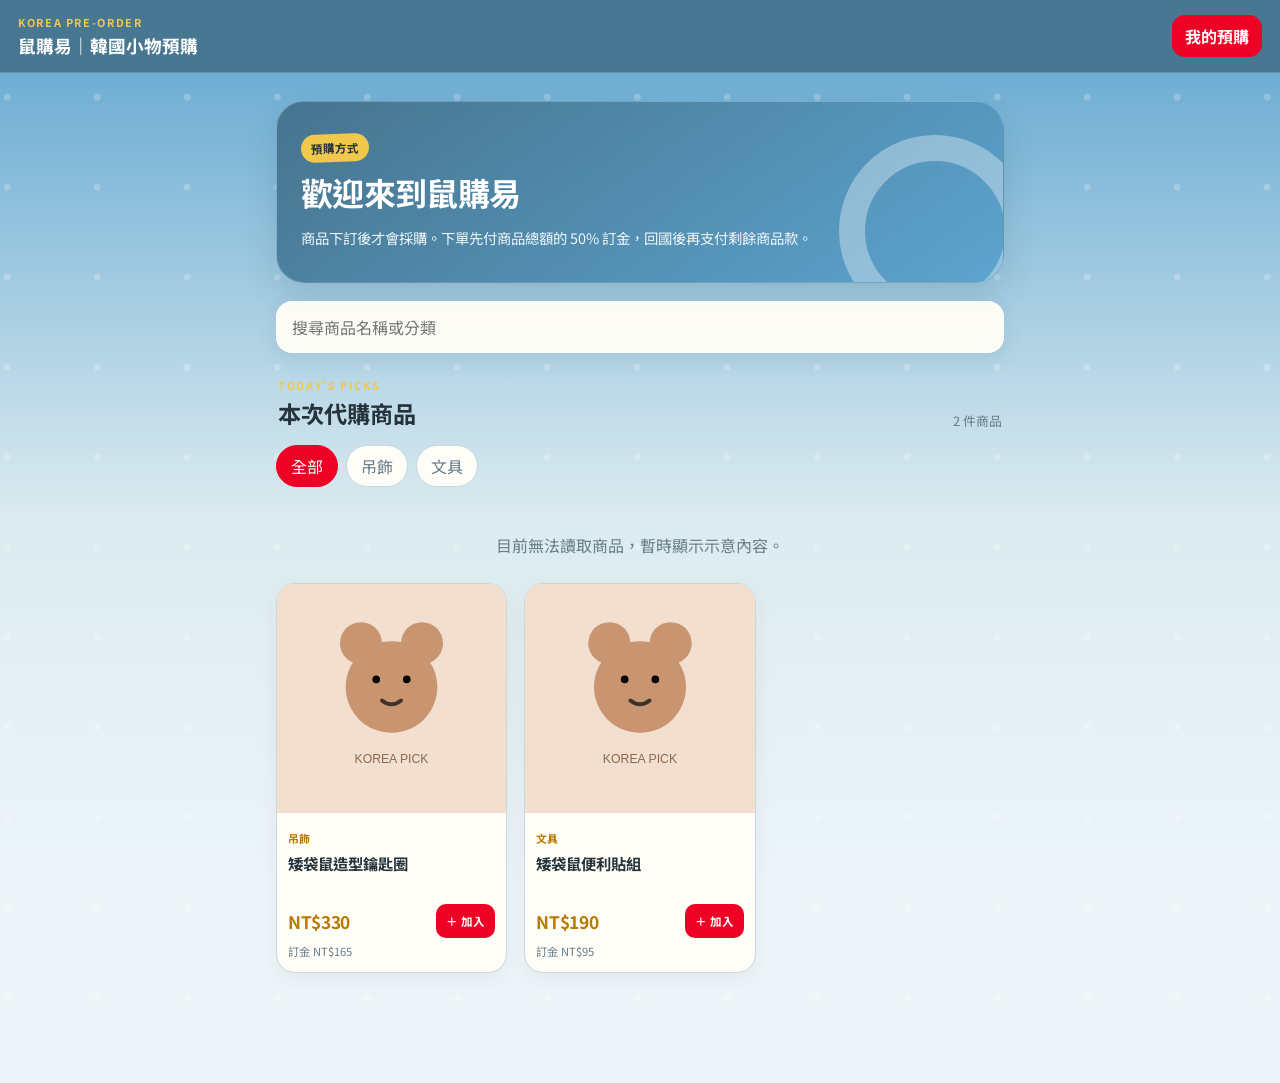
<file: index.html>
<!doctype html>
<html lang="zh-Hant">
  <head>
    <meta charset="UTF-8" />
    <meta name="viewport" content="width=device-width,initial-scale=1,viewport-fit=cover" />
    <meta name="theme-color" content="#f8eee3" />
    <title>鼠購易｜韓國小物預購</title>
    <link rel="preconnect" href="https://fonts.googleapis.com" />
    <link rel="preconnect" href="https://fonts.gstatic.com" crossorigin />
    <link href="https://fonts.googleapis.com/css2?family=Noto+Sans+TC:wght@400;500;600;700&display=swap" rel="stylesheet" />
    <link rel="stylesheet" href="style.css?v=20260801-submit-status" />
    <script src="https://static.line-scdn.net/liff/edge/2/sdk.js" defer></script>
    <script src="config.js?v=20260717-liff" defer></script>
    <script src="storefront.js?v=20260801-submit-status" defer></script>
  </head>
  <body>
    <header class="site-header">
      <div>
        <p class="eyebrow">KOREA PRE-ORDER</p>
        <h1 id="brandName">鼠購易</h1>
      </div>
      <button class="header-link" type="button" id="myOrdersButton">我的預購</button>
    </header>

    <main>
      <section class="catalog-section" id="catalogView">
        <section class="hero" aria-label="預購方式">
          <span class="hero-sticker">預購方式</span>
          <h2>歡迎來到鼠購易</h2>
          <p id="preorderNotice">商品下訂後才會採購。下單先付商品總額的 50% 訂金，回國後再支付剩餘商品款。</p>
        </section>

        <label class="catalog-search" for="catalogSearch">
          <input id="catalogSearch" type="search" maxlength="100" autocomplete="off" placeholder="搜尋商品名稱或分類" />
        </label>

        <div class="section-heading">
          <div>
            <p class="eyebrow">TODAY'S PICKS</p>
            <h2>本次代購商品</h2>
          </div>
          <span id="productCount">讀取中</span>
        </div>
        <div class="category-chips" id="categoryChips" aria-label="商品分類"></div>
        <div class="status-panel" id="catalogStatus">正在整理今天的可愛小物…</div>
        <div class="product-grid" id="productGrid"></div>
      </section>

      <section class="orders-view" id="ordersView" hidden>
        <div class="section-heading">
          <div>
            <p class="eyebrow">MY PRE-ORDERS</p>
            <h2>我的預購</h2>
          </div>
          <button class="text-button" type="button" id="backToCatalog">繼續選購</button>
        </div>
        <div class="status-panel" id="ordersStatus">正在讀取…</div>
        <div class="order-list" id="orderList"></div>
      </section>
    </main>

    <div class="cart-dock" id="cartDock" hidden>
      <button type="button" id="openCheckout">
        <span><b id="cartQty">0</b> 件商品</span>
        <span>訂金 <b id="cartDeposit">NT$0</b>　查看明細 →</span>
      </button>
    </div>

    <dialog class="product-dialog" id="productDialog">
      <form method="dialog">
        <button class="dialog-close" aria-label="關閉">×</button>
      </form>
      <div class="product-dialog-gallery">
        <img id="dialogImage" alt="" />
        <div class="product-dialog-thumbnails" id="dialogImageThumbnails" aria-label="商品照片"></div>
      </div>
      <div class="dialog-body">
        <span class="category-label" id="dialogCategory"></span>
        <h2 id="dialogName"></h2>
        <p class="twd-price" id="dialogTwd"></p>
        <p class="product-description" id="dialogDescription"></p>
        <label class="field" id="variantField">
          <span>款式</span>
          <select id="dialogVariant"></select>
        </label>
        <label class="field">
          <span>數量</span>
          <select id="dialogQty">
            <option value="1">1 件</option><option value="2">2 件</option>
            <option value="3">3 件</option><option value="4">4 件</option>
            <option value="5">5 件</option><option value="6">6 件</option>
          </select>
        </label>
        <button class="primary-button" type="button" id="addToCart">加入預購</button>
      </div>
    </dialog>

    <dialog class="checkout-dialog" id="checkoutDialog">
      <div class="checkout-header">
        <div><p class="eyebrow">CHECKOUT</p><h2>確認預購</h2></div>
        <form method="dialog"><button class="dialog-close" aria-label="關閉">×</button></form>
      </div>
      <form id="orderForm">
        <div class="checkout-items" id="checkoutItems"></div>
        <div class="money-card">
          <div><span>商品總額</span><strong id="estimatedTotal">NT$0</strong></div>
          <div class="deposit-row"><span id="depositRuleLabel">本次訂金（商品總額 50%）</span><strong id="depositTotal">NT$0</strong></div>
          <div><span>回國後剩餘商品款</span><strong id="balanceTotal">NT$0</strong></div>
          <small>商品款尚不含 iOPEN Mall 運費，運費將於回國後結帳時另計。</small>
        </div>

        <h3 class="form-title">聯絡資料</h3>
        <label class="field"><span>訂購人姓名 *</span><input id="customerName" required maxlength="30" autocomplete="name" /></label>
        <label class="field"><span>手機號碼 *</span><input id="phone" required maxlength="20" inputmode="tel" autocomplete="tel" /></label>
        <div class="order-first-note"><strong>送單後請查看 LINE 訊息</strong><p>若已加入鼠購易官方帳號，訂單成立後 BOT 會傳送訂單小卡；需要匯款時，請按小卡下方的「匯款資訊」，管理方才會提供帳戶。</p></div>
        <label class="field"><span>備註</span><textarea id="note" maxlength="300" rows="3" placeholder="其他想告訴我們的事"></textarea></label>

        <label class="agreement">
          <input type="checkbox" id="agreement" required />
          <span id="preorderAgreementText">我了解這是預購商品；下單先付商品總額的 50% 訂金。採購成功後取消訂單，訂金不予退還；若韓國現場缺貨，該商品訂金將退回。</span>
        </label>
        <button class="primary-button submit-button" id="submitOrder" type="submit">先送出預購訂單</button>
        <p class="order-submit-status" id="orderSubmitStatus" role="status" aria-live="polite" hidden></p>
      </form>
    </dialog>

    <dialog class="sale-closed-dialog" id="saleClosedDialog" aria-labelledby="saleClosedTitle">
      <div class="sale-closed-content">
        <span class="sale-closed-icon" aria-hidden="true">✓</span>
        <p class="eyebrow">PRE-ORDER CLOSED</p>
        <h2 id="saleClosedTitle">本次連線已結束</h2>
        <p id="saleClosedNotice">本次連線已結束，謝謝大家的支持！</p>
      </div>
    </dialog>

    <div class="toast" id="toast" role="status"></div>
  </body>
</html>
</file>
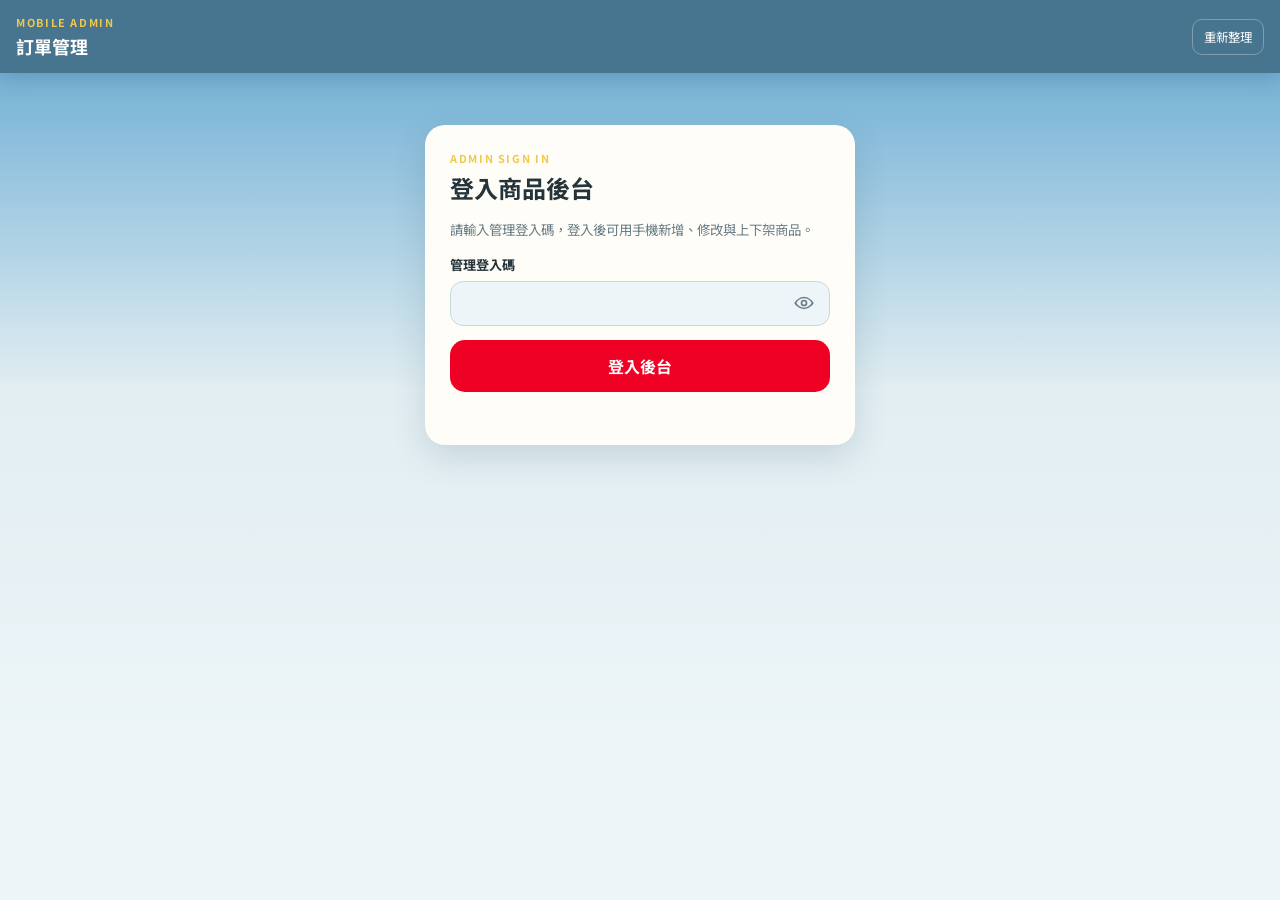
<file: admin.html>
<!doctype html>
<html lang="zh-Hant">
  <head>
    <meta charset="UTF-8" />
    <meta name="viewport" content="width=device-width,initial-scale=1,viewport-fit=cover" />
    <meta name="theme-color" content="#3d332d" />
    <title>鼠購易｜商品後台</title>
    <link rel="preconnect" href="https://fonts.googleapis.com" />
    <link rel="preconnect" href="https://fonts.gstatic.com" crossorigin />
    <link href="https://fonts.googleapis.com/css2?family=Noto+Sans+TC:wght@400;500;600;700&display=swap" rel="stylesheet" />
    <link rel="stylesheet" href="style.css?v=20260801-product-inventory" />
    <link rel="stylesheet" href="admin.css?v=20260802-category-sorting" />
    <script src="config.js?v=20260717-liff" defer></script>
    <script src="admin.js?v=20260802-category-sorting" defer></script>
  </head>
  <body class="admin-page">
    <header class="admin-header">
      <div><p class="eyebrow">MOBILE ADMIN</p><h1 id="adminPageTitle">訂單管理</h1></div>
      <button class="admin-refresh" type="button" id="refreshProducts">重新整理</button>
    </header>

    <main class="admin-main">
      <section class="admin-login-card" id="adminLoginCard">
        <p class="eyebrow">ADMIN SIGN IN</p>
        <h2>登入商品後台</h2>
        <p>請輸入管理登入碼，登入後可用手機新增、修改與上下架商品。</p>
        <form id="adminLoginForm">
          <div class="field">
            <label for="adminAccessCode">管理登入碼</label>
            <span class="password-input-wrap">
              <input id="adminAccessCode" type="password" inputmode="numeric" autocomplete="current-password" required />
              <button class="password-toggle" id="adminAccessCodeToggle" type="button" aria-label="顯示管理登入碼" aria-controls="adminAccessCode" aria-pressed="false">
                <svg aria-hidden="true" viewBox="0 0 24 24">
                  <path d="M2.5 12s3.5-6 9.5-6 9.5 6 9.5 6-3.5 6-9.5 6-9.5-6-9.5-6Z"></path>
                  <circle cx="12" cy="12" r="2.75"></circle>
                </svg>
              </button>
            </span>
          </div>
          <button class="primary-button" id="adminLoginButton" type="submit">登入後台</button>
        </form>
        <div class="login-feedback" id="adminLoginFeedback"></div>
      </section>

      <div id="adminWorkspace" hidden>
      <nav class="admin-page-tabs" aria-label="後台頁面">
        <button class="active" type="button" data-admin-page="orders">訂單管理</button>
        <button type="button" data-admin-page="products">商品管理</button>
        <button type="button" data-admin-page="settings">系統設定</button>
      </nav>

      <section class="admin-page-panel" id="adminOrdersPage">

      <section class="purchase-summary-card">
        <div class="purchase-summary-heading"><div><p class="eyebrow">PURCHASE TOTAL</p><h2>採買統計</h2></div><span>僅計入已收訂金訂單</span></div>
        <div class="purchase-total-grid">
          <div><strong id="orderCount">0</strong><span>總訂單數</span></div>
          <div><strong id="orderedItemCount">0</strong><span>商品總件數</span></div>
        </div>
        <div class="purchase-item-list" id="purchaseItemList"></div>
      </section>

      <section class="admin-orders-section">
        <div class="purchase-summary-heading"><div><p class="eyebrow">ORDER PACKING</p><h2>訂單與包貨</h2></div><span id="unshippedCount">0 筆待收訂金</span></div>
        <div class="order-admin-toolbar">
          <label class="admin-search">
            <span aria-hidden="true"><svg viewBox="0 0 24 24"><circle cx="11" cy="11" r="6.5"></circle><path d="m16 16 4 4"></path></svg></span>
            <input id="orderSearch" type="search" aria-label="搜尋訂單、姓名或電話" placeholder="訂單、姓名或電話" />
          </label>
          <select id="orderStatusFilter" aria-label="訂單狀態"><option value="active">進行中</option><option value="待收訂金">待收訂金</option><option value="待確認訂金">待確認訂金</option><option value="已收到訂金">已收到訂金</option><option value="已開設 iOPEN Mall 賣場">已開設 iOPEN Mall 賣場</option><option value="訂單已完成">訂單已完成</option><option class="status-cancel-option" value="已取消">已取消</option><option value="all">全部訂單</option></select>
        </div>
        <div class="admin-order-list" id="adminOrderList"></div>
      </section>
      </section>

      <section class="admin-page-panel" id="adminProductsPage" hidden>
      <section class="admin-intro">
        <div><strong id="activeCount">0</strong><span>上架中</span></div>
        <div><strong id="totalCount">0</strong><span>目前商品</span></div>
        <button class="primary-button" type="button" id="newProduct">＋ 新增商品</button>
      </section>

      <div class="admin-toolbar">
        <label class="admin-search">
          <span aria-hidden="true"><svg viewBox="0 0 24 24"><circle cx="11" cy="11" r="6.5"></circle><path d="m16 16 4 4"></path></svg></span>
          <input id="productSearch" type="search" aria-label="搜尋商品名稱或分類" placeholder="商品名稱或分類" />
        </label>
        <select id="statusFilter" aria-label="商品狀態"><option value="current">目前商品</option><option value="active">上架中</option><option value="inactive">已下架</option><option value="archived">已封存</option></select>
      </div>

      <div class="status-panel" id="adminStatus">正在確認管理員身分…</div>
      <section class="admin-product-list" id="adminProductList"></section>
      </section>

      <section class="admin-page-panel" id="adminSettingsPage" hidden>
        <form id="settingsForm" class="system-settings-form">
          <section class="settings-section">
            <div class="settings-section-heading"><p class="eyebrow">STOREFRONT</p><h2>前台顯示</h2></div>
            <label class="field"><span>前台預購說明</span><textarea id="adminPreorderNotice" rows="4" maxlength="300"></textarea></label>
            <label class="switch-field sale-closed-switch"><span>前台停賣</span><input id="saleClosed" type="checkbox" /><i></i></label>
            <label class="field"><span>停賣公告</span><textarea id="saleClosedNotice" rows="3" maxlength="300" placeholder="本次連線已結束，謝謝大家的支持！"></textarea></label>
            <button class="secondary-button" type="submit" formnovalidate data-settings-section="storefront">儲存前台顯示</button>
          </section>

          <section class="settings-section">
            <div class="settings-section-heading"><p class="eyebrow">CATEGORIES</p><h2>分類順序</h2></div>
            <p class="settings-note">使用箭頭調整前台分類順序。新分類會先放在最後，儲存後正式套用。</p>
            <div class="category-order-list" id="categoryOrderList"></div>
            <button class="secondary-button" type="submit" formnovalidate data-settings-section="categories">儲存分類順序</button>
          </section>

          <section class="settings-section">
            <div class="settings-section-heading"><p class="eyebrow">PRICING</p><h2>共用計價規則</h2></div>
            <p class="settings-note">只套用於新增商品，或重新修改商品的韓幣售價；不會重算既有商品與訂單。</p>
            <label class="field"><span>韓幣換算費率</span><input id="exchangeRate" type="number" min="0.000001" max="10" step="0.000001" inputmode="decimal" required /></label>
            <label class="field"><span>固定加價金額（NT$）</span><input id="fixedMarkupTwd" type="number" min="0" max="1000000" step="1" inputmode="numeric" required /></label>
            <p class="settings-formula">韓幣售價 × 費率 ＋ 固定金額 ＝ 台幣售價（四捨五入）</p>
            <button class="secondary-button" type="submit" formnovalidate data-settings-section="pricing">儲存計價規則</button>
          </section>

          <section class="settings-section">
            <div class="settings-section-heading"><p class="eyebrow">DEPOSIT</p><h2>訂金與付款規則</h2></div>
            <p class="settings-note warning">只套用於儲存後成立的新訂單；舊訂單維持成立時的規則。</p>
            <label class="field"><span>訂金比例（%）</span><input id="depositPercent" type="number" min="1" max="100" step="1" inputmode="numeric" required /></label>
            <label class="field"><span>訂金提醒起始時間（小時）</span><input id="paymentReminderHours" type="number" min="1" max="720" step="1" inputmode="numeric" required /></label>
            <label class="field"><span>顧客付款期限（小時）</span><input id="paymentDeadlineHours" type="number" min="2" max="720" step="1" inputmode="numeric" required /></label>
            <label class="field"><span>內部寬限時間（小時）</span><input id="paymentGraceHours" type="number" min="0" max="168" step="1" inputmode="numeric" required /></label>
            <p class="settings-formula" id="paymentRulePreview"></p>
            <button class="secondary-button" type="submit" formnovalidate data-settings-section="deposit">儲存訂金規則</button>
          </section>

          <section class="settings-section">
            <div class="settings-section-heading"><p class="eyebrow">IOPEN MALL</p><h2>iOPEN Mall</h2></div>
            <label class="field"><span>賣場網址</span><input id="iopenMallUrl" type="url" maxlength="500" /></label>
            <label class="field"><span>賣場付款期限（日）</span><input id="iopenMallPaymentDays" type="number" min="1" max="60" step="1" inputmode="numeric" required /></label>
            <p class="settings-note">到期前 1 日可由管理員手動提醒；逾期只在後台警示，不會自動取消或自動發送通知。</p>
            <button class="secondary-button" type="submit" formnovalidate data-settings-section="mall">儲存 iOPEN Mall 設定</button>
          </section>
        </form>

        <form id="passwordForm" class="settings-section password-settings-form">
          <div class="settings-section-heading"><p class="eyebrow">SECURITY</p><h2>後台登入碼</h2></div>
          <p class="settings-note warning">變更後，所有已登入裝置都會登出，需使用新登入碼重新登入。</p>
          <label class="field"><span>新管理登入碼</span><input id="newAdminAccessCode" type="password" minlength="6" maxlength="64" autocomplete="new-password" required /></label>
          <label class="field"><span>再次輸入新登入碼</span><input id="confirmAdminAccessCode" type="password" minlength="6" maxlength="64" autocomplete="new-password" required /></label>
          <button class="secondary-button" type="submit">變更後台登入碼</button>
        </form>

        <section class="admin-export-card" aria-labelledby="adminExportTitle">
          <div class="purchase-summary-heading"><div><p class="eyebrow">DATA EXPORT</p><h2 id="adminExportTitle">匯出資料</h2></div><span>完整資料，不受篩選影響</span></div>
          <p>下載目前試算表中的完整正式訂單，或依顧客身分整理後的客戶清單。</p>
          <div class="admin-export-actions">
            <button id="exportOrders" type="button">下載訂單資料</button>
            <button id="exportCustomers" type="button">下載客戶資料</button>
          </div>
        </section>
      </section>
      </div>
    </main>

    <dialog class="editor-dialog" id="productEditor">
      <div class="checkout-header">
        <div><p class="eyebrow">PRODUCT EDITOR</p><h2 id="editorTitle">新增商品</h2></div>
        <form method="dialog"><button class="dialog-close" aria-label="關閉">×</button></form>
      </div>
      <form id="productForm">
        <input id="productId" type="hidden" />
        <section class="product-images-editor" aria-labelledby="productImagesLabel">
          <div class="product-images-heading"><span id="productImagesLabel">商品照片 *</span><small id="productImageCount">0 / 10 張</small></div>
          <div class="product-image-list" id="productImageList"></div>
          <label class="image-uploader" for="productImageInput">
            <span id="imageUploadHint">＋ 拍照或從相簿選擇（最多 10 張）</span>
            <input id="productImageInput" type="file" accept="image/jpeg,image/png,image/webp" multiple />
          </label>
          <div class="upload-progress" id="uploadProgress" hidden>正在壓縮並上傳圖片…</div>
          <small class="field-help">第一張會作為商品封面；可將其他照片設為封面或刪除。</small>
        </section>

        <label class="field"><span>商品名稱 *</span><input id="productName" required maxlength="100" placeholder="例如：矮袋鼠露營鑰匙圈" /></label>
        <label class="field"><span>分類 *</span><select id="productCategory" required></select></label>
        <label class="field new-category-field" id="newCategoryField" hidden><span>新增分類名稱 *</span><input id="productNewCategory" maxlength="30" placeholder="輸入後會記住並加入下拉選單" /></label>
        <label class="field"><span>庫存數量 *</span><input id="productStockQuantity" required type="number" min="0" max="999999" step="1" inputmode="numeric" placeholder="例如：10" /><small class="field-help">庫存為 0 時會自動下架；增加庫存後仍可自行選擇是否重新上架。</small></label>
        <label class="field"><span>款式（選填）</span><textarea id="productVariants" rows="2" maxlength="300" placeholder="例如：QUOKKA、BOBO（用逗號或換行分隔）"></textarea><small class="field-help">同一商品有多個角色、顏色或尺寸，且售價相同時才填寫；只有一種款式可留白，不同售價或不同販售狀態請分開建立商品。</small></label>
        <section class="product-price-calculator">
          <label class="field"><span>韓幣售價</span><input id="productKrwPrice" type="number" min="0" step="1" inputmode="numeric" placeholder="輸入後自動計算台幣售價" /></label>
          <div class="calculator-rule"><span>共用費率 <b id="productExchangeRatePreview">—</b></span><span>固定加價 <b id="productFixedMarkupPreview">—</b></span></div>
          <label class="field"><span>台幣售價 *</span><input id="productTwdPrice" required type="number" min="1" step="1" inputmode="numeric" placeholder="例如：350" /></label>
          <div class="price-preview">前台販售價格：<strong id="adminTwdPreview">NT$0</strong></div>
        </section>
        <label class="field"><span>商品說明</span><textarea id="productDescription" rows="3" maxlength="500" placeholder="尺寸、材質或現場注意事項"></textarea></label>
        <label class="field"><span>置頂順序（選填）</span><input id="productSortOrder" type="number" step="1" min="1" placeholder="留白時依商品名稱筆畫排序" /><small class="field-help">只有主打商品需要填寫；數字越小越前面。同分類內未置頂商品會自動依台灣繁中筆畫排列。</small></label>
        <label class="field"><span>販售狀態</span><select id="productStatus"><option value="active">上架</option><option value="inactive">缺貨</option></select><small class="field-help">缺貨商品會立即從前台隱藏，但仍保留在後台，可隨時重新上架。</small></label>
        <button class="primary-button" id="saveProduct" type="submit">儲存商品</button>
        <section class="product-archive-section" id="productArchiveSection" hidden>
          <button class="product-archive-action" id="archiveProduct" type="button">封存商品</button>
          <small id="productArchiveHelp">商品會從日常列表與客人頁面移除，但保留既有訂單資料。</small>
        </section>
      </form>
    </dialog>

    <dialog class="product-archive-dialog" id="productArchiveDialog" aria-labelledby="productArchiveTitle" aria-describedby="productArchiveMessage">
      <form id="productArchiveForm">
        <input id="productArchiveId" type="hidden" />
        <p class="eyebrow">PRODUCT ARCHIVE</p>
        <h2 id="productArchiveTitle">封存這項商品？</h2>
        <p id="productArchiveMessage"></p>
        <div class="product-archive-confirm-actions">
          <button id="productArchiveCancel" type="button">返回</button>
          <button class="product-archive-confirm" id="productArchiveConfirm" type="submit">封存商品</button>
        </div>
      </form>
    </dialog>

    <dialog class="status-confirm-dialog" id="orderStatusConfirmDialog" aria-labelledby="orderStatusConfirmTitle" aria-describedby="orderStatusConfirmMessage">
      <form method="dialog">
        <p class="eyebrow">CONFIRM STATUS</p>
        <h2 id="orderStatusConfirmTitle">確認變更訂單狀態</h2>
        <p id="orderStatusConfirmMessage"></p>
        <div class="status-change-preview">
          <span id="orderStatusPrevious"></span>
          <b aria-hidden="true">→</b>
          <strong id="orderStatusNext"></strong>
        </div>
        <p class="status-confirm-note" id="orderStatusConfirmNote"></p>
        <div class="status-confirm-actions">
          <button type="submit" value="cancel">返回</button>
          <button class="status-confirm-submit" id="orderStatusConfirmSubmit" type="submit" value="confirm">確認變更</button>
        </div>
      </form>
    </dialog>
    <dialog class="order-editor-dialog" id="orderEditorDialog" aria-labelledby="orderEditorTitle">
      <form id="orderEditorForm">
        <p class="eyebrow">ORDER ITEMS</p>
        <h2 id="orderEditorTitle">編輯訂單</h2>
        <p id="orderEditorMessage"></p>
        <input id="orderEditorOrderNo" type="hidden" />
        <input id="orderEditorRevision" type="hidden" />
        <label class="order-editor-reason"><span>調整原因</span><select id="orderEditorReason"></select></label>
        <div class="order-editor-items" id="orderEditorItems"></div>
        <button class="order-editor-add" id="orderEditorAdd" type="button">＋ 新增商品</button>
        <div class="order-editor-preview" id="orderEditorPreview"></div>
        <p class="order-editor-warning" id="orderEditorWarning"></p>
        <div class="status-confirm-actions">
          <button id="orderEditorClose" type="button">返回</button>
          <button class="status-confirm-submit" id="orderEditorSubmit" type="submit">確認修改並通知</button>
        </div>
      </form>
    </dialog>
    <dialog class="stock-editor-dialog" id="stockEditorDialog" aria-labelledby="stockEditorTitle">
      <form id="stockEditorForm">
        <div class="checkout-header">
          <div><p class="eyebrow">INVENTORY</p><h2 id="stockEditorTitle">調整庫存</h2></div>
          <button class="dialog-close" id="stockEditorClose" type="button" aria-label="關閉庫存調整視窗">×</button>
        </div>
        <p class="stock-editor-product" id="stockEditorProduct"></p>
        <input id="stockEditorProductId" type="hidden" />
        <fieldset class="stock-quick-options">
          <legend>常用數量</legend>
          <div>
            <button type="button" data-stock-quick="0">0</button>
            <button type="button" data-stock-quick="1">1</button>
            <button type="button" data-stock-quick="2">2</button>
            <button type="button" data-stock-quick="3">3</button>
            <button type="button" data-stock-quick="4">4</button>
            <button type="button" data-stock-quick="5">5</button>
          </div>
        </fieldset>
        <label class="field stock-custom-field"><span>或直接輸入庫存</span><input id="stockEditorQuantity" type="number" min="0" max="999999" step="1" inputmode="numeric" required /><small class="field-help">設為 0 會自動下架；增加庫存後不會自動上架。</small></label>
        <button class="primary-button" id="saveProductStock" type="submit">儲存庫存</button>
      </form>
    </dialog>
    <div class="toast" id="toast" role="status"></div>
  </body>
</html>
</file>
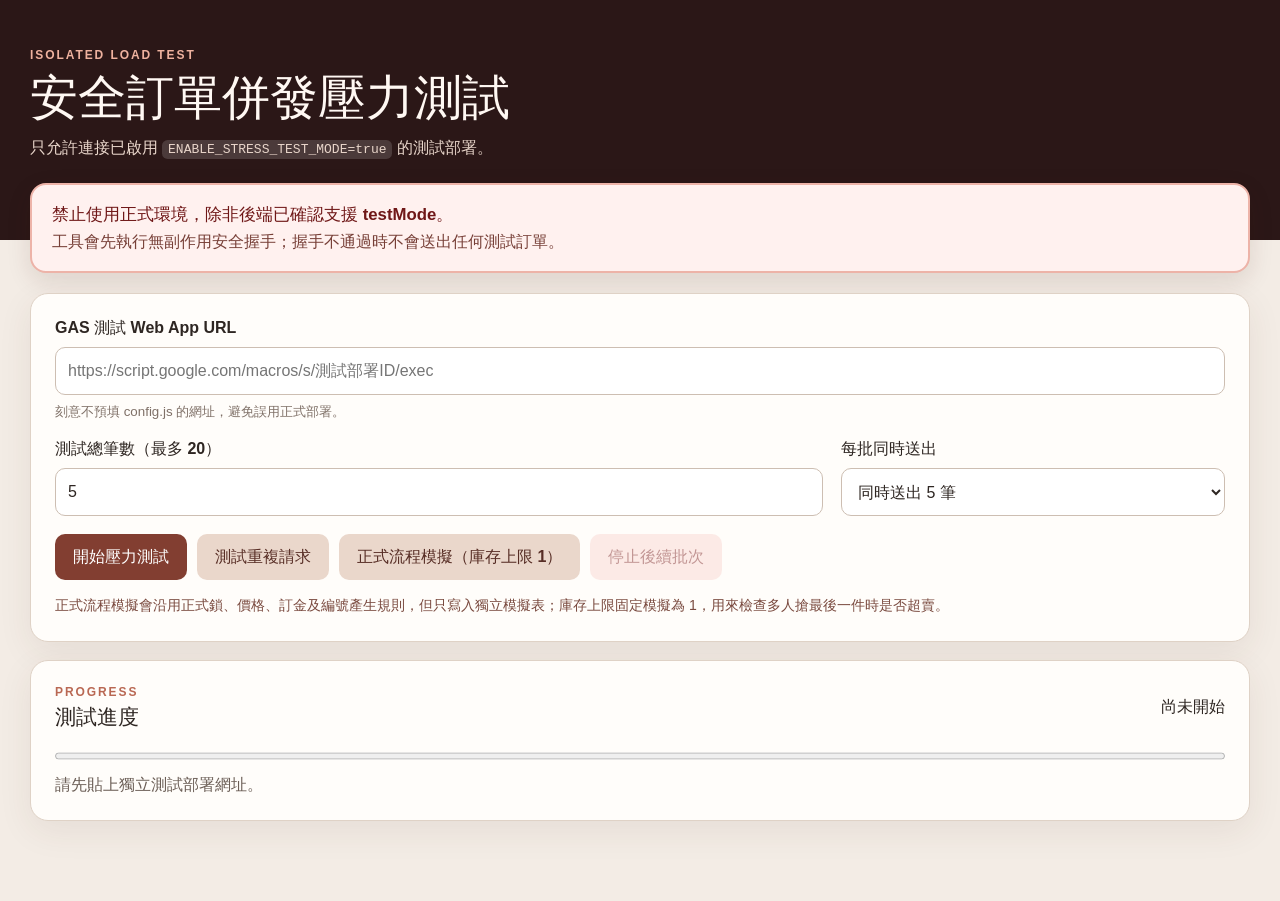
<file: stress-test.html>
<!doctype html>
<html lang="zh-Hant">
  <head>
    <meta charset="UTF-8" />
    <meta name="viewport" content="width=device-width,initial-scale=1,viewport-fit=cover" />
    <meta name="robots" content="noindex,nofollow,noarchive" />
    <meta name="theme-color" content="#2b1717" />
    <title>鼠購易｜安全訂單併發壓力測試</title>
    <link rel="stylesheet" href="stress-test.css?v=20260801" />
    <script src="stress-test.js?v=20260801" defer></script>
  </head>
  <body>
    <main class="stress-shell">
      <header class="page-header">
        <p class="eyebrow">ISOLATED LOAD TEST</p>
        <h1>安全訂單併發壓力測試</h1>
        <p>只允許連接已啟用 <code>ENABLE_STRESS_TEST_MODE=true</code> 的測試部署。</p>
      </header>

      <section class="danger-banner" role="alert">
        <strong>禁止使用正式環境，除非後端已確認支援 testMode。</strong>
        <span>工具會先執行無副作用安全握手；握手不通過時不會送出任何測試訂單。</span>
      </section>

      <section class="panel controls-panel">
        <form id="stressForm" autocomplete="off">
          <label class="field field-wide">
            <span>GAS 測試 Web App URL</span>
            <input id="gasUrl" type="url" inputmode="url" placeholder="https://script.google.com/macros/s/測試部署ID/exec" required />
            <small>刻意不預填 config.js 的網址，避免誤用正式部署。</small>
          </label>

          <label class="field">
            <span>測試總筆數（最多 20）</span>
            <input id="requestCount" type="number" min="1" max="20" step="1" value="5" required />
          </label>

          <label class="field">
            <span>每批同時送出</span>
            <select id="concurrency">
              <option value="5">同時送出 5 筆</option>
              <option value="10">同時送出 10 筆</option>
              <option value="20">同時送出 20 筆</option>
            </select>
          </label>

          <div class="button-row field-wide">
            <button class="primary-button" id="startTest" type="submit">開始壓力測試</button>
            <button class="secondary-button" id="duplicateTest" type="button">測試重複請求</button>
            <button class="secondary-button" id="formalSimulationTest" type="button">正式流程模擬（庫存上限 1）</button>
            <button class="stop-button" id="stopTest" type="button" disabled>停止後續批次</button>
          </div>
          <p class="field-wide safety-note">
            正式流程模擬會沿用正式鎖、價格、訂金及編號產生規則，但只寫入獨立模擬表；庫存上限固定模擬為 1，用來檢查多人搶最後一件時是否超賣。
          </p>
        </form>
      </section>

      <section class="panel progress-panel" aria-live="polite">
        <div class="section-heading">
          <div><p class="eyebrow">PROGRESS</p><h2>測試進度</h2></div>
          <strong id="progressText">尚未開始</strong>
        </div>
        <progress id="progressBar" max="1" value="0"></progress>
        <p class="status-message" id="statusMessage">請先貼上獨立測試部署網址。</p>
      </section>

      <section class="panel" id="summaryPanel" hidden>
        <div class="section-heading">
          <div><p class="eyebrow">SUMMARY</p><h2>測試結果摘要</h2></div>
          <span class="result-badge" id="resultBadge">待判定</span>
        </div>
        <div class="summary-grid">
          <div><span>總請求數</span><strong id="totalRequests">0</strong></div>
          <div><span>成功數</span><strong id="successCount">0</strong></div>
          <div><span>失敗數</span><strong id="failureCount">0</strong></div>
          <div><span>重複攔截數</span><strong id="duplicateCount">0</strong></div>
          <div><span>最快回應</span><strong id="fastestTime">—</strong></div>
          <div><span>最慢回應</span><strong id="slowestTime">—</strong></div>
          <div><span>平均回應</span><strong id="averageTime">—</strong></div>
          <div><span>HTTP 錯誤數</span><strong id="httpErrorCount">0</strong></div>
          <div><span>後端 success:false</span><strong id="backendFailureCount">0</strong></div>
        </div>
        <div class="acceptance-box">
          <h3>驗收結果</h3>
          <ul id="acceptanceList"></ul>
        </div>
      </section>

      <section class="panel" id="detailsPanel" hidden>
        <div class="section-heading">
          <div><p class="eyebrow">REQUEST DETAILS</p><h2>每筆請求詳細結果</h2></div>
        </div>
        <div class="table-wrap">
          <table>
            <thead>
              <tr>
                <th>測試編號</th>
                <th>testRequestId</th>
                <th>HTTP 狀態</th>
                <th>是否成功</th>
                <th>後端回傳內容</th>
                <th>開始時間</th>
                <th>結束時間</th>
                <th>執行秒數</th>
                <th>錯誤訊息</th>
              </tr>
            </thead>
            <tbody id="resultRows"></tbody>
          </table>
        </div>
      </section>
    </main>
  </body>
</html>
</file>
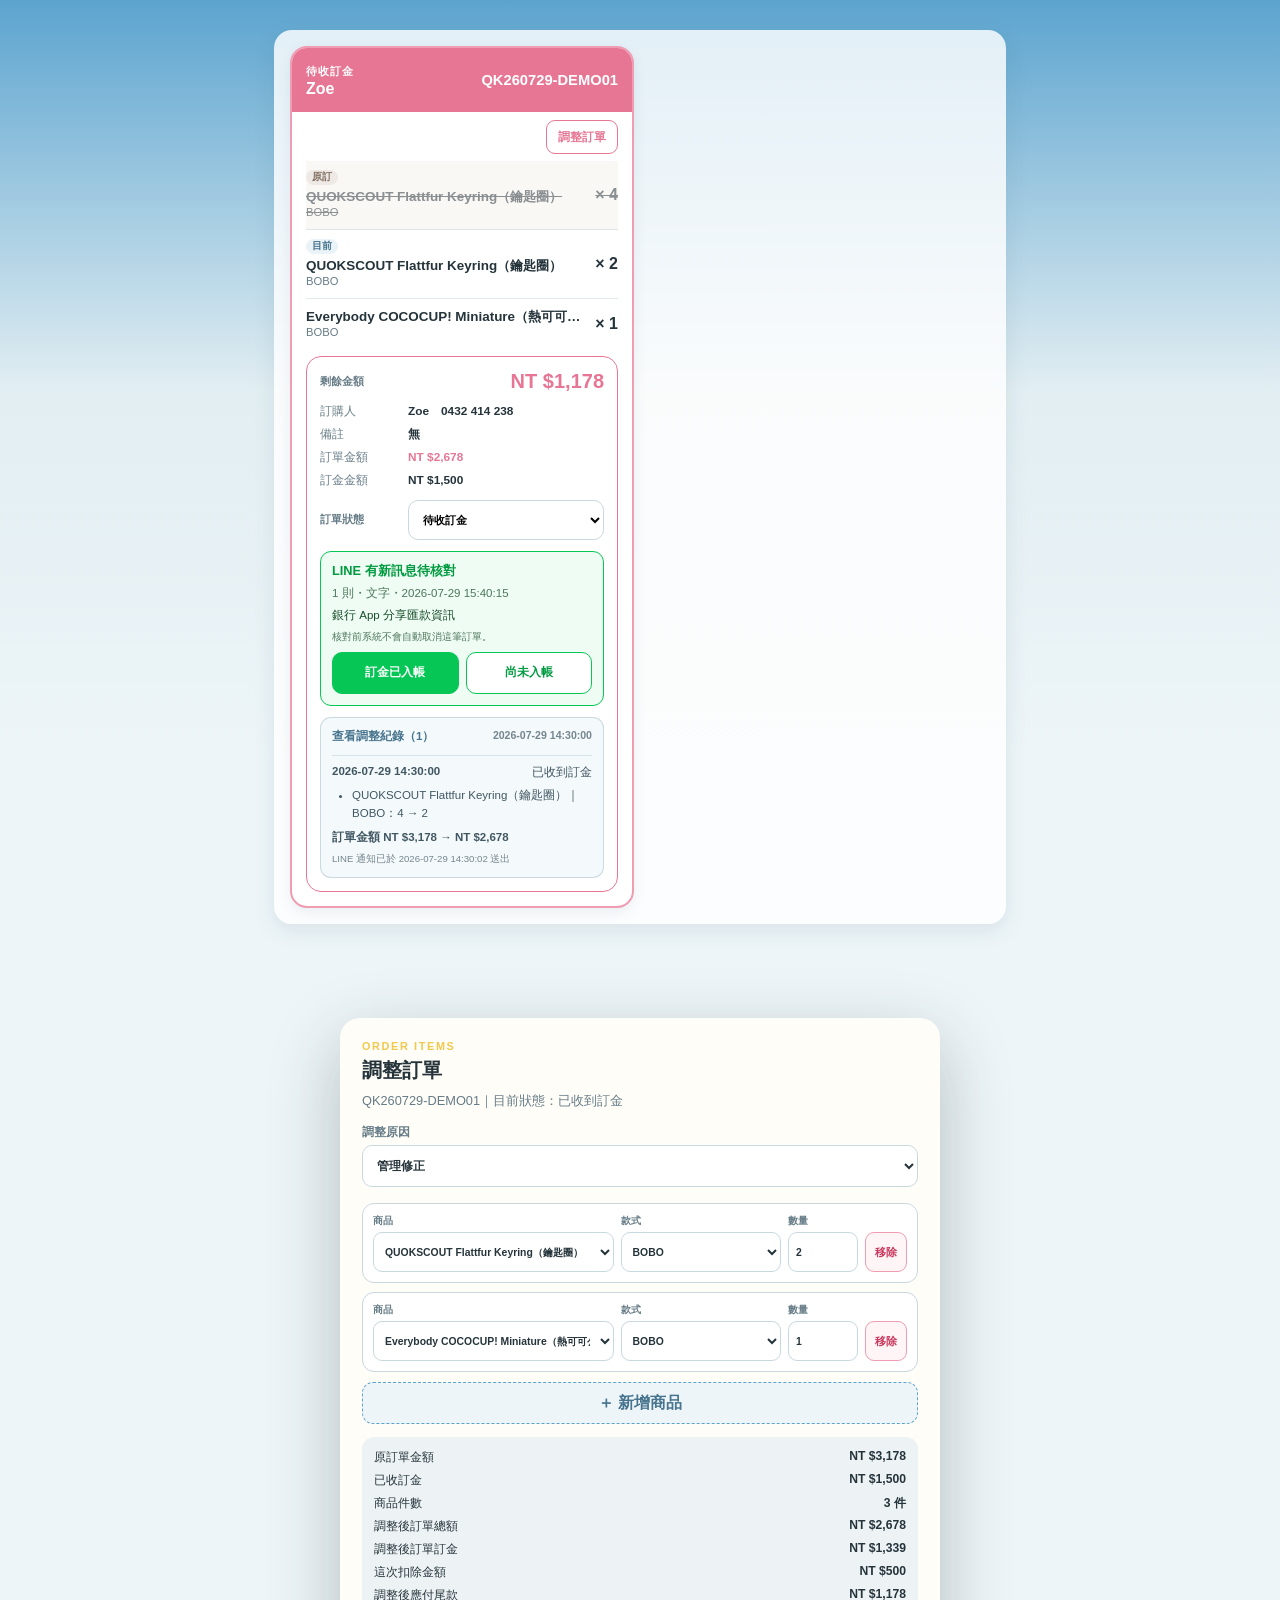
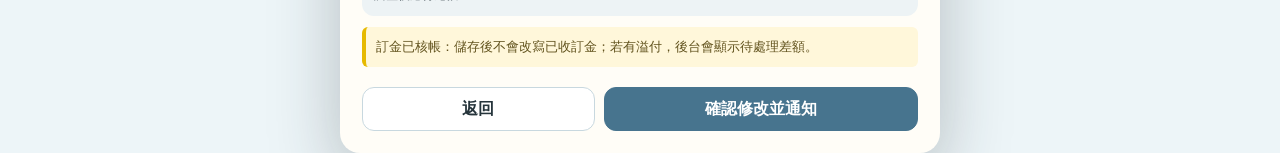
<file: tests/order-adjustment-preview.html>
<!doctype html>
<html lang="zh-Hant">
  <head>
    <meta charset="UTF-8" />
    <meta name="viewport" content="width=device-width,initial-scale=1" />
    <link rel="stylesheet" href="../style.css" />
    <link rel="stylesheet" href="../admin.css" />
    <title>訂單調整介面檢查</title>
  </head>
  <body class="admin-page">
    <main class="admin-main">
      <section class="admin-orders-section">
        <div class="admin-order-list">
          <article class="admin-order-card pending">
            <header>
              <div><span>待收訂金</span><h3>Zoe</h3></div>
              <b>QK260729-DEMO01</b>
            </header>
            <div class="order-card-toolbar"><button type="button">調整訂單</button></div>
            <div class="packing-items">
              <div class="order-item-previous">
                <span class="order-item-copy"><em>原訂</em><strong>QUOKSCOUT Flattfur Keyring（鑰匙圈）</strong><small>BOBO</small></span><b>× 4</b>
              </div>
              <div class="order-item-current">
                <span class="order-item-copy"><em>目前</em><strong>QUOKSCOUT Flattfur Keyring（鑰匙圈）</strong><small>BOBO</small></span><b>× 2</b>
              </div>
              <div>
                <span class="order-item-copy"><strong>Everybody COCOCUP! Miniature（熱可可公仔）</strong><small>BOBO</small></span><b>× 1</b>
              </div>
            </div>
            <div class="order-summary-box">
              <div class="order-primary-amount"><span>剩餘金額</span><strong>NT $1,178</strong></div>
              <dl class="customer-details">
                <div><dt>訂購人</dt><dd>Zoe　0432 414 238</dd></div>
                <div><dt>備註</dt><dd>無</dd></div>
                <div><dt>訂單金額</dt><dd class="order-accent">NT $2,678</dd></div>
                <div><dt>訂金金額</dt><dd>NT $1,500</dd></div>
              </dl>
              <div class="order-status-actions">
                <label><span>訂單狀態</span><select><option selected>待收訂金</option><option>已收到訂金</option><option>已開設 iOPEN Mall 賣場</option><option>訂單已完成</option><option>取消訂單</option></select></label>
              </div>
              <section class="line-alert">
                <strong>LINE 有新訊息待核對</strong>
                <span>1 則・文字・2026-07-29 15:40:15</span>
                <p>銀行 App 分享匯款資訊</p>
                <small>核對前系統不會自動取消這筆訂單。</small>
                <div class="line-alert-actions">
                  <button type="button">訂金已入帳</button>
                  <button class="is-unpaid" type="button">尚未入帳</button>
                </div>
              </section>
              <details class="order-adjustment-history" open>
                <summary><span>查看調整紀錄（1）</span><b>2026-07-29 14:30:00</b></summary>
                <div class="order-adjustment-history-list">
                  <section>
                    <div><strong>2026-07-29 14:30:00</strong><span>已收到訂金</span></div>
                    <ul><li>QUOKSCOUT Flattfur Keyring（鑰匙圈）｜BOBO：4 → 2</li></ul>
                    <p>訂單金額 NT $3,178 → NT $2,678</p>
                    <small>LINE 通知已於 2026-07-29 14:30:02 送出</small>
                  </section>
                </div>
              </details>
            </div>
          </article>
        </div>
      </section>
    </main>
    <dialog class="order-editor-dialog" open>
      <form>
        <p class="eyebrow">ORDER ITEMS</p>
        <h2>調整訂單</h2>
        <p>QK260729-DEMO01｜目前狀態：已收到訂金</p>
        <label class="order-editor-reason"><span>調整原因</span><select><option>管理修正</option><option>顧客變更</option><option>韓國現場缺貨</option></select></label>
        <div class="order-editor-items">
          <div class="order-editor-item">
            <label><span>商品</span><select><option>QUOKSCOUT Flattfur Keyring（鑰匙圈）</option></select></label>
            <label><span>款式</span><select><option>BOBO</option></select></label>
            <label class="order-editor-qty"><span>數量</span><input type="number" value="2" /></label>
            <button class="order-editor-remove" type="button">移除</button>
          </div>
          <div class="order-editor-item">
            <label><span>商品</span><select><option>Everybody COCOCUP! Miniature（熱可可公仔）</option></select></label>
            <label><span>款式</span><select><option>BOBO</option></select></label>
            <label class="order-editor-qty"><span>數量</span><input type="number" value="1" /></label>
            <button class="order-editor-remove" type="button">移除</button>
          </div>
        </div>
        <button class="order-editor-add" type="button">＋ 新增商品</button>
        <div class="order-editor-preview">
          <div><span>原訂單金額</span><strong>NT $3,178</strong></div>
          <div><span>已收訂金</span><strong>NT $1,500</strong></div>
          <div><span>商品件數</span><strong>3 件</strong></div>
          <div><span>調整後訂單總額</span><strong>NT $2,678</strong></div>
          <div><span>調整後訂單訂金</span><strong>NT $1,339</strong></div>
          <div><span>這次扣除金額</span><strong>NT $500</strong></div>
          <div><span>調整後應付尾款</span><strong>NT $1,178</strong></div>
        </div>
        <p class="order-editor-warning">訂金已核帳：儲存後不會改寫已收訂金；若有溢付，後台會顯示待處理差額。</p>
        <div class="status-confirm-actions">
          <button type="button">返回</button>
          <button class="status-confirm-submit" type="button">確認修改並通知</button>
        </div>
      </form>
    </dialog>
  </body>
</html>
</file>
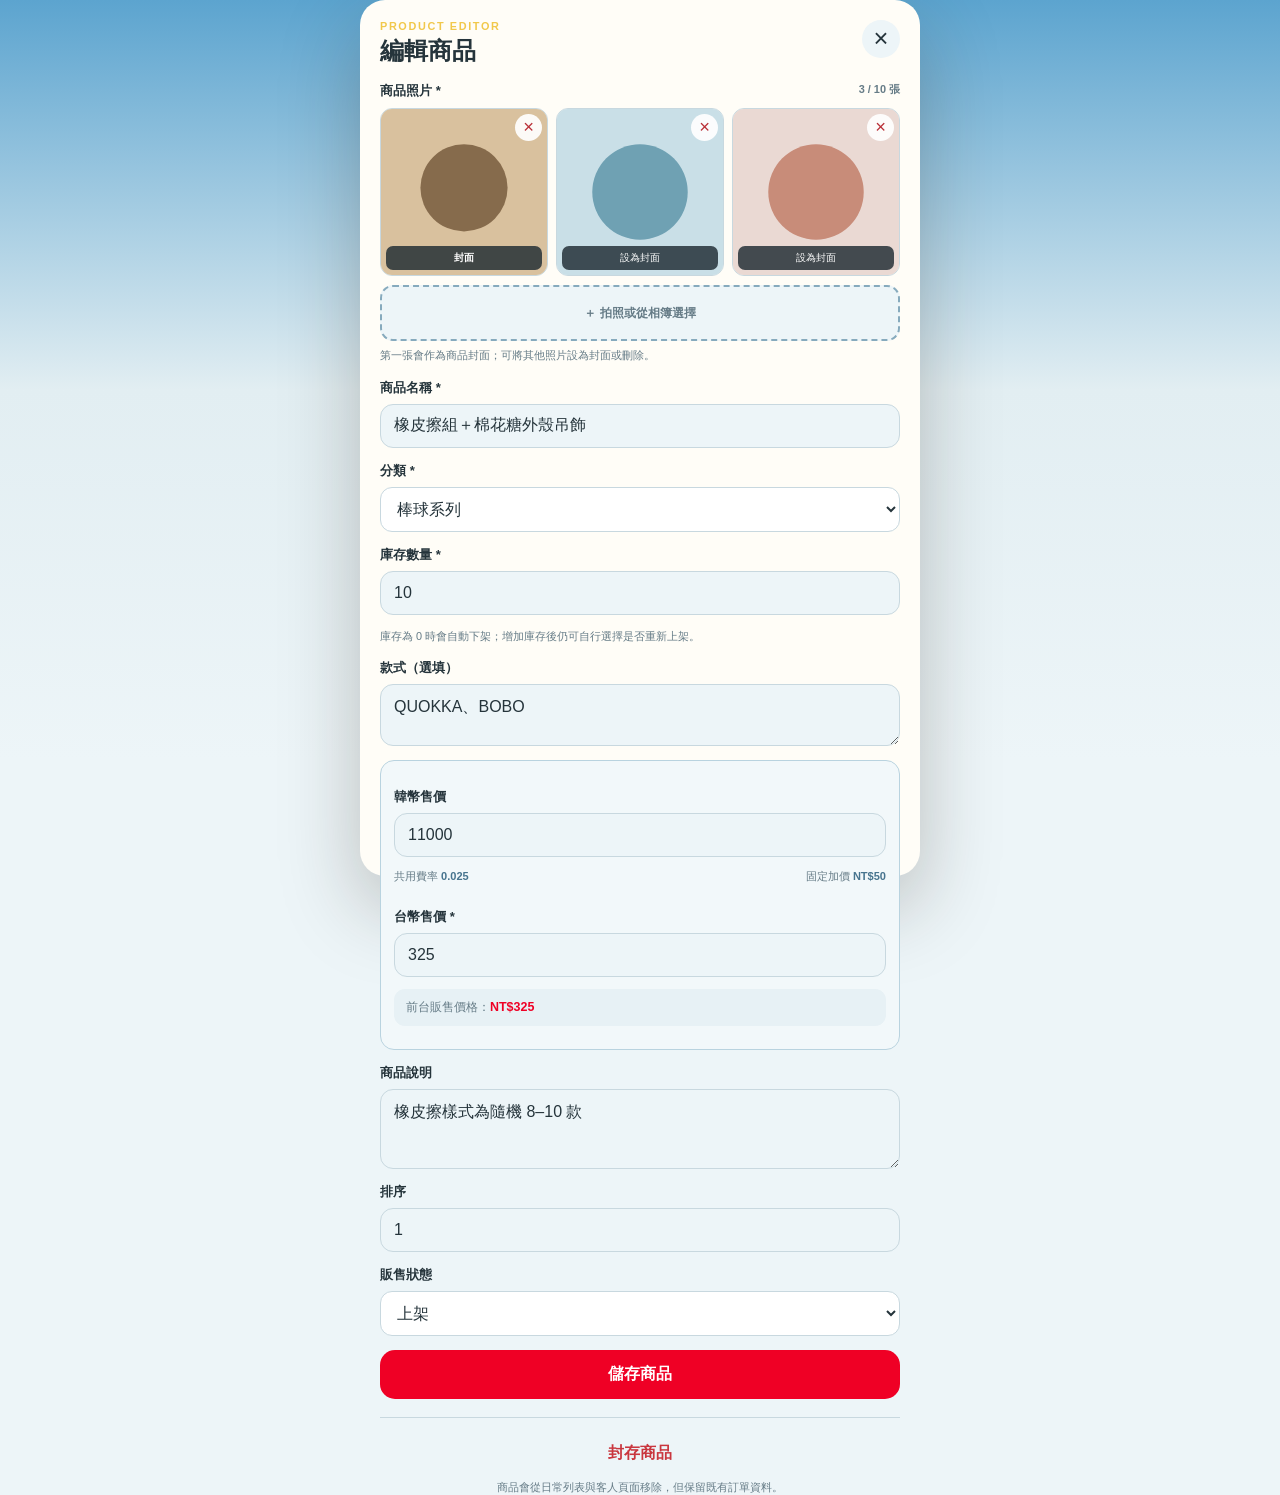
<file: tests/product-editor-preview.html>
<!doctype html>
<html lang="zh-Hant">
  <head>
    <meta charset="UTF-8" />
    <meta name="viewport" content="width=device-width,initial-scale=1" />
    <link rel="stylesheet" href="../style.css" />
    <link rel="stylesheet" href="../admin.css" />
    <title>商品編輯介面檢查</title>
  </head>
  <body class="admin-page">
    <dialog class="editor-dialog" open>
      <div class="checkout-header">
        <div><p class="eyebrow">PRODUCT EDITOR</p><h2>編輯商品</h2></div>
        <button class="dialog-close" type="button" aria-label="關閉">×</button>
      </div>
      <form id="productForm">
        <section class="product-images-editor" aria-labelledby="previewImagesLabel">
          <div class="product-images-heading"><span id="previewImagesLabel">商品照片 *</span><small>3 / 10 張</small></div>
          <div class="product-image-list">
            <article class="product-image-item"><img src="data:image/svg+xml,%3Csvg xmlns='http://www.w3.org/2000/svg' width='400' height='400'%3E%3Crect width='400' height='400' fill='%23d9c19e'/%3E%3Ccircle cx='200' cy='190' r='105' fill='%23866b4c'/%3E%3C/svg%3E" alt="商品照片 1" /><b>封面</b><button class="image-remove" type="button">×</button></article>
            <article class="product-image-item"><img src="data:image/svg+xml,%3Csvg xmlns='http://www.w3.org/2000/svg' width='400' height='400'%3E%3Crect width='400' height='400' fill='%23c9dfe7'/%3E%3Ccircle cx='200' cy='200' r='115' fill='%236fa1b3'/%3E%3C/svg%3E" alt="商品照片 2" /><button type="button" data-image-cover="1">設為封面</button><button class="image-remove" type="button">×</button></article>
            <article class="product-image-item"><img src="data:image/svg+xml,%3Csvg xmlns='http://www.w3.org/2000/svg' width='400' height='400'%3E%3Crect width='400' height='400' fill='%23ead9d3'/%3E%3Ccircle cx='200' cy='200' r='115' fill='%23c88c79'/%3E%3C/svg%3E" alt="商品照片 3" /><button type="button" data-image-cover="2">設為封面</button><button class="image-remove" type="button">×</button></article>
          </div>
          <label class="image-uploader"><span>＋ 拍照或從相簿選擇</span><input type="file" multiple /></label>
          <small class="field-help">第一張會作為商品封面；可將其他照片設為封面或刪除。</small>
        </section>
        <label class="field"><span>商品名稱 *</span><input value="橡皮擦組＋棉花糖外殼吊飾" /></label>
        <label class="field"><span>分類 *</span><select><option selected>棒球系列</option><option>吊飾</option><option>＋ 新增分類</option></select></label>
        <label class="field"><span>庫存數量 *</span><input type="number" value="10" /><small class="field-help">庫存為 0 時會自動下架；增加庫存後仍可自行選擇是否重新上架。</small></label>
        <label class="field"><span>款式（選填）</span><textarea rows="2">QUOKKA、BOBO</textarea></label>
        <section class="product-price-calculator">
          <label class="field"><span>韓幣售價</span><input type="number" value="11000" /></label>
          <div class="calculator-rule"><span>共用費率 <b>0.025</b></span><span>固定加價 <b>NT$50</b></span></div>
          <label class="field"><span>台幣售價 *</span><input type="number" value="325" /></label>
          <div class="price-preview">前台販售價格：<strong>NT$325</strong></div>
        </section>
        <label class="field"><span>商品說明</span><textarea rows="3">橡皮擦樣式為隨機 8–10 款</textarea></label>
        <label class="field"><span>排序</span><input type="number" value="1" /></label>
        <label class="field"><span>販售狀態</span><select><option selected>上架</option><option>缺貨</option></select></label>
        <button class="primary-button" type="button">儲存商品</button>
        <section class="product-archive-section">
          <button class="product-archive-action" id="previewArchiveProduct" type="button">封存商品</button>
          <small>商品會從日常列表與客人頁面移除，但保留既有訂單資料。</small>
        </section>
      </form>
    </dialog>
    <dialog class="product-archive-dialog" id="previewArchiveDialog" aria-labelledby="previewArchiveTitle">
      <form method="dialog">
        <p class="eyebrow">PRODUCT ARCHIVE</p>
        <h2 id="previewArchiveTitle">封存這項商品？</h2>
        <p>「橡皮擦組＋棉花糖外殼吊飾」會從後台主要列表與客人頁面移除；既有訂單與庫存回補仍會保留。</p>
        <div class="product-archive-confirm-actions">
          <button value="cancel">返回</button>
          <button class="product-archive-confirm" value="confirm">封存商品</button>
        </div>
      </form>
    </dialog>
    <script>
      document.getElementById("previewArchiveProduct").addEventListener("click", () => document.getElementById("previewArchiveDialog").showModal());
    </script>
  </body>
</html>
</file>
<file: style.css>
:root {
  --ink: #25343b;
  --muted: #667c87;
  --cream: #edf5f8;
  --paper: #fffdf7;
  --peach: #c9574f;
  --peach-dark: #ef0025;
  --butter: #f1c84b;
  --gold-text: #b87900;
  --sage: #32685d;
  --line: #c8d8df;
  --winter-blue: #47748e;
  --sky-blue: #5ca4cf;
  --shadow: 0 14px 34px rgba(38, 76, 96, 0.16);
}

* { box-sizing: border-box; }
html { background: var(--cream); color: var(--ink); font-family: "Noto Sans TC", sans-serif; }
body { margin: 0; min-height: 100vh; background: radial-gradient(circle at 8% 8%, rgba(255,255,255,.22) 0 3px, transparent 4px), linear-gradient(180deg, #5ca4cf 0, #dcebf0 520px, var(--cream) 900px); background-size: 90px 90px, auto; }
button, input, select, textarea { font: inherit; }
button { color: inherit; }
[hidden] { display: none !important; }

.site-header { position: sticky; top: 0; z-index: 20; display: flex; align-items: center; justify-content: space-between; padding: 14px max(18px, env(safe-area-inset-left)); background: rgba(71,116,142,.94); border-bottom: 1px solid rgba(255,255,255,.18); color: white; backdrop-filter: blur(12px); }
.site-header h1 { margin: 0; font-size: 1.1rem; }
.eyebrow { margin: 0 0 3px; color: var(--butter); font-size: .68rem; font-weight: 700; letter-spacing: .15em; }
.header-link { padding: 9px 13px; border: 0; border-radius: 13px; background: var(--peach-dark); color: white; font-weight: 700; cursor: pointer; }
.text-button { border: 0; background: transparent; color: var(--peach-dark); font-weight: 700; cursor: pointer; }

main { width: min(100%, 760px); margin: auto; padding: 18px 16px 110px; }
.catalog-search { position: relative; display: block; margin: 18px 0 4px; }
.catalog-search input { width: 100%; padding: 13px 15px; border: 1px solid rgba(255,255,255,.72); border-radius: 16px; background: rgba(255,253,247,.96); color: var(--ink); outline: none; box-shadow: 0 7px 20px rgba(38,76,96,.1); }
.catalog-search input:focus { border-color: var(--butter); box-shadow: 0 0 0 3px rgba(241,200,75,.28), 0 7px 20px rgba(38,76,96,.1); }
.hero { position: relative; overflow: hidden; padding: 32px 24px; border: 1px solid rgba(255,255,255,.18); border-radius: 28px; background: linear-gradient(145deg, var(--winter-blue), var(--sky-blue)); color: white; box-shadow: var(--shadow); }
.hero::after { content: ""; position: absolute; width: 140px; height: 140px; right: -28px; bottom: -45px; border: 26px solid rgba(255,255,255,.35); border-radius: 50%; }
.hero h2 { margin: 10px 0 12px; font-size: clamp(1.35rem, 5.5vw, 2rem); line-height: 1.3; letter-spacing: -.02em; }
.hero p { position: relative; z-index: 1; max-width: 34rem; margin: 0; color: #eff7fa; font-size: .9rem; line-height: 1.7; }
.hero-sticker { display: inline-block; padding: 6px 10px; border-radius: 999px; background: var(--butter); color: var(--ink); font-size: .72rem; font-weight: 700; transform: rotate(-2deg); }

.section-heading { display: flex; align-items: end; justify-content: space-between; margin: 24px 2px 15px; }
.section-heading h2 { margin: 0; font-size: 1.45rem; }
.section-heading > span { color: var(--muted); font-size: .8rem; }
.category-chips { display: flex; gap: 8px; overflow-x: auto; margin: 0 -16px 16px; padding: 0 16px 4px; scrollbar-width: none; }
.category-chips button { flex: none; padding: 8px 14px; border: 1px solid var(--line); border-radius: 999px; background: var(--paper); color: var(--muted); cursor: pointer; }
.category-chips button.active { border-color: var(--peach-dark); background: var(--peach-dark); color: white; }
.status-panel { padding: 26px 14px; color: var(--muted); text-align: center; }

.product-grid { display: grid; grid-template-columns: repeat(2, minmax(0, 1fr)); gap: 13px; }
.product-card { overflow: hidden; border: 1px solid var(--line); border-radius: 19px; background: var(--paper); box-shadow: 0 7px 20px rgba(79,57,43,.06); cursor: pointer; transition: transform .16s ease; }
.product-card:active { transform: scale(.98); }
.product-card img { display: block; width: 100%; aspect-ratio: 1/1; object-fit: cover; background: #f3eee9; }
.product-card-body { padding: 11px 11px 13px; }
.category-label { display: inline-block; color: var(--gold-text); font-size: .68rem; font-weight: 700; }
.product-card h3 { display: -webkit-box; min-height: 2.8em; max-height: 2.8em; margin: 5px 0 8px; overflow: hidden; font-size: .9rem; line-height: 1.4; -webkit-box-orient: vertical; -webkit-line-clamp: 2; }
.product-card-purchase { display: flex; gap: 7px; align-items: center; justify-content: space-between; }
.product-card .price { margin: 0; color: var(--gold-text); font-size: 1.08rem; font-weight: 700; letter-spacing: -.02em; }
.card-add-button { flex: none; min-height: 34px; padding: 7px 10px; border: 0; border-radius: 10px; background: var(--peach-dark); color: white; font-size: .72rem; font-weight: 700; cursor: pointer; }
.card-add-button:focus-visible { outline: 3px solid rgba(239,0,37,.22); outline-offset: 2px; }
.product-card small { display: block; margin-top: 5px; color: var(--muted); font-size: .7rem; }

.cart-dock { position: fixed; z-index: 30; right: 0; bottom: 0; left: 0; padding: 10px 14px calc(10px + env(safe-area-inset-bottom)); background: rgba(237,245,248,.93); border-top: 1px solid var(--line); backdrop-filter: blur(12px); }
.cart-dock button { display: flex; width: min(100%, 732px); margin: auto; padding: 14px 17px; align-items: center; justify-content: space-between; border: 0; border-radius: 16px; background: var(--peach-dark); color: white; cursor: pointer; }
.cart-dock button span:last-child { font-size: .82rem; }

dialog { width: min(calc(100% - 24px), 560px); max-height: calc(100dvh - 24px); padding: 0; border: 0; border-radius: 25px; background: var(--paper); color: var(--ink); box-shadow: 0 30px 80px rgba(40,30,25,.26); }
dialog::backdrop { background: rgba(55,43,36,.52); backdrop-filter: blur(3px); }
.dialog-close { width: 38px; height: 38px; border: 0; border-radius: 50%; background: rgba(255,255,255,.92); font-size: 1.6rem; line-height: 1; cursor: pointer; }
.product-dialog > form { position: absolute; z-index: 1; top: 12px; right: 12px; }
.product-dialog-gallery > img { display: block; width: 100%; max-height: 45vh; aspect-ratio: 4/3; object-fit: cover; background: #f3eee9; }
.product-dialog-thumbnails { display: flex; gap: 7px; overflow-x: auto; padding: 8px 10px 1px; scrollbar-width: thin; }
.product-dialog-thumbnails:empty { display: none; }
.product-dialog-thumbnails button { flex: none; width: 56px; height: 56px; padding: 2px; overflow: hidden; border: 2px solid transparent; border-radius: 10px; background: white; }
.product-dialog-thumbnails button.active { border-color: var(--peach-dark); }
.product-dialog-thumbnails img { width: 100%; height: 100%; border-radius: 6px; object-fit: cover; }
.dialog-body { padding: 20px; }
.dialog-body h2 { margin: 5px 0; }
.twd-price { margin: 8px 0 12px; color: var(--peach-dark); font-size: 1.35rem; font-weight: 700; }
.product-description { color: var(--muted); font-size: .86rem; line-height: 1.65; white-space: pre-wrap; }
.field { display: grid; gap: 7px; margin: 14px 0; }
.field > span { font-size: .82rem; font-weight: 700; }
.field input, .field select, .field textarea { width: 100%; padding: 12px 13px; border: 1px solid var(--line); border-radius: 13px; background: var(--cream); color: var(--ink); outline: none; }
.field input:focus, .field select:focus, .field textarea:focus { border-color: var(--sky-blue); box-shadow: 0 0 0 3px rgba(92,164,207,.18); }
.primary-button { width: 100%; padding: 14px 17px; border: 0; border-radius: 15px; background: var(--peach-dark); color: white; font-weight: 700; cursor: pointer; }
.primary-button:disabled { opacity: .5; cursor: wait; }

.checkout-dialog { padding: 20px; }
.checkout-header { display: flex; align-items: start; justify-content: space-between; }
.checkout-header h2 { margin: 0; }
.checkout-header .dialog-close { background: var(--cream); }
.checkout-items { margin: 18px 0; border-top: 1px solid var(--line); }
.checkout-item { display: grid; grid-template-columns: 54px 1fr auto; gap: 10px; align-items: center; padding: 12px 0; border-bottom: 1px solid var(--line); }
.checkout-item img { width: 54px; height: 54px; border-radius: 10px; object-fit: cover; background: #f3eee9; }
.checkout-item strong, .checkout-item small { display: block; }
.checkout-item small { margin-top: 3px; color: var(--muted); }
.remove-item { border: 0; background: transparent; color: var(--peach-dark); cursor: pointer; }
.money-card { padding: 15px; border-radius: 16px; background: #e7f1f5; }
.money-card > div { display: flex; justify-content: space-between; padding: 5px 0; font-size: .88rem; }
.money-card .deposit-row { margin: 5px -7px; padding: 9px 7px; border-radius: 10px; background: white; color: var(--peach-dark); }
.money-card small { display: block; margin-top: 6px; color: var(--muted); line-height: 1.5; }
.form-title { margin: 24px 0 5px; }
.transfer-info { margin: 16px 0 4px; padding: 13px; border: 1px dashed #86aabd; border-radius: 13px; background: #f1f7f9; }
.transfer-info strong { color: var(--peach-dark); font-size: .82rem; }
.transfer-info p { margin: 5px 0 0; color: var(--muted); font-size: .8rem; line-height: 1.55; white-space: pre-wrap; }
.order-first-note { margin: 16px 0 4px; padding: 13px; border-radius: 13px; background: #e2eef2; }
.order-first-note strong { color: var(--winter-blue); font-size: .86rem; }
.order-first-note p { margin: 5px 0 0; color: var(--muted); font-size: .8rem; line-height: 1.55; }
.payment-order-summary { display: grid; grid-template-columns: 1fr auto; gap: 7px 14px; margin: 18px 0 10px; padding: 14px; border-radius: 14px; background: #e7f1f5; }
.payment-order-summary span { color: var(--muted); font-size: .78rem; }
.payment-order-summary strong { text-align: right; }
.later-button { width: 100%; margin-top: 9px; padding: 12px; border: 0; background: transparent; color: var(--muted); font-weight: 700; cursor: pointer; }
.agreement { display: flex; gap: 9px; align-items: start; margin: 20px 0; color: var(--muted); font-size: .78rem; line-height: 1.55; }
.agreement input { flex: none; margin-top: 3px; }
.submit-button { margin-bottom: 0; }
.order-submit-status { position: relative; margin: 10px 0 max(0px, env(safe-area-inset-bottom)); padding: 12px 13px 12px 40px; border: 1px solid #b8d1de; border-radius: 13px; background: #e8f3f7; color: var(--winter-blue); font-size: .8rem; font-weight: 600; line-height: 1.6; }
.order-submit-status::before { position: absolute; top: 14px; left: 14px; width: 15px; height: 15px; border: 2px solid rgba(71,116,142,.25); border-top-color: var(--winter-blue); border-radius: 50%; content: ""; animation: order-submit-spin .8s linear infinite; }
.order-submit-status.is-busy { border-color: #e1c67c; background: #fff8df; color: #765c16; }
.order-submit-status.is-busy::before { border-color: rgba(184,121,0,.22); border-top-color: var(--gold-text); }
@keyframes order-submit-spin { to { transform: rotate(360deg); } }

.sale-closed-dialog { width: min(calc(100% - 32px), 440px); overflow: hidden; text-align: center; }
.sale-closed-dialog::backdrop { background: rgba(31,43,50,.78); backdrop-filter: blur(8px); }
.sale-closed-content { padding: 34px 26px 38px; background: linear-gradient(160deg, #fffdf7, #e7f1f5); }
.sale-closed-icon { display: grid; width: 62px; height: 62px; margin: 0 auto 17px; place-items: center; border-radius: 50%; background: var(--winter-blue); color: white; font-size: 1.8rem; font-weight: 700; box-shadow: 0 8px 24px rgba(71,116,142,.28); }
.sale-closed-content .eyebrow { color: var(--peach-dark); }
.sale-closed-content h2 { margin: 7px 0 12px; font-size: 1.65rem; }
.sale-closed-content > p:last-child { margin: 0; color: var(--muted); line-height: 1.75; white-space: pre-wrap; }

.order-list { display: grid; gap: 12px; }
.order-card { padding: 16px; border: 1px solid var(--line); border-radius: 18px; background: white; }
.order-card-header { display: flex; justify-content: space-between; gap: 10px; }
.order-card h3 { margin: 0; font-size: 1rem; }
.order-card time { color: var(--muted); font-size: .72rem; }
.order-status { flex: none; align-self: start; padding: 5px 9px; border-radius: 999px; background: #dcece6; color: var(--sage); font-size: .72rem; font-weight: 700; }
.order-status.overdue { background: #f3e4e1; color: #9a3e36; }
.order-card pre { margin: 12px 0; color: var(--muted); font: inherit; font-size: .8rem; line-height: 1.6; white-space: pre-wrap; }
.order-shortage-notice { display: grid; gap: 3px; margin: 0 0 12px; padding: 10px 11px; border-radius: 11px; background: #fff3df; color: #795d34; font-size: .72rem; }
.order-shortage-notice strong { color: #b35d35; }
.order-money { display: grid; grid-template-columns: repeat(3,1fr); gap: 6px; padding-top: 11px; border-top: 1px solid var(--line); }
.order-money div { display: grid; gap: 3px; }
.order-money span { color: var(--muted); font-size: .66rem; }
.order-money strong { font-size: .82rem; }
.payment-action { width: 100%; margin-top: 13px; padding: 11px; border: 1px solid var(--peach-dark); border-radius: 12px; background: white; color: var(--peach-dark); font-weight: 700; cursor: pointer; }
.payment-report-complete { display: grid; gap: 3px; margin-top: 13px; padding: 11px 12px; border: 1px solid var(--sky-blue); border-radius: 12px; background: #edf5f8; color: var(--winter-blue); font-size: .75rem; }
.payment-report-complete span { color: var(--muted); }
.mall-payment { margin-top: 13px; padding-top: 13px; border-top: 1px solid var(--line); }
.mall-payment p { margin: 0 0 9px; color: var(--muted); font-size: .76rem; line-height: 1.55; }
.mall-payment .payment-action { display: block; margin-top: 0; background: var(--peach-dark); color: white; text-align: center; text-decoration: none; }
.mall-payment-expired { color: #9a3e36 !important; font-weight: 700; }
.toast { position: fixed; z-index: 100; left: 50%; bottom: 92px; max-width: calc(100% - 32px); padding: 11px 15px; border-radius: 12px; background: #302822; color: white; font-size: .82rem; opacity: 0; pointer-events: none; transform: translate(-50%, 12px); transition: .2s ease; }
.toast.show { opacity: 1; transform: translate(-50%, 0); }

@media (min-width: 650px) {
  main { padding-top: 28px; }
  .product-grid { grid-template-columns: repeat(3, minmax(0, 1fr)); gap: 17px; }
  .product-card h3 { font-size: .96rem; }
}
</file>
<file: admin.css>
.admin-page { background: linear-gradient(180deg, #5ca4cf 0, #e2eef2 390px, var(--cream) 760px); }
.admin-header { position: sticky; top: 0; z-index: 20; display: flex; justify-content: space-between; align-items: center; padding: 14px 16px; background: #47748e; color: white; box-shadow: 0 5px 20px rgba(38,76,96,.22); }
.admin-header h1 { margin: 0; font-size: 1.12rem; }
.admin-header .eyebrow { color: var(--butter); }
.admin-refresh { padding: 8px 11px; border: 1px solid rgba(255,255,255,.3); border-radius: 10px; background: transparent; color: white; font-size: .78rem; }
.admin-main { width: min(100%, 760px); margin: auto; padding: 16px 14px 80px; }
.admin-page-tabs { position: sticky; top: 64px; z-index: 15; display: grid; grid-template-columns: repeat(3,1fr); gap: 6px; margin: -2px 0 14px; padding: 5px; border: 1px solid rgba(255,255,255,.75); border-radius: 15px; background: rgba(247,251,252,.94); box-shadow: 0 5px 18px rgba(38,76,96,.12); backdrop-filter: blur(12px); }
.admin-page-tabs button { padding: 11px 8px; border: 0; border-radius: 11px; background: transparent; color: var(--muted); font-weight: 700; }
.admin-page-tabs button.active { background: #47748e; color: white; box-shadow: 0 4px 12px rgba(71,116,142,.25); }
.admin-page-panel { animation: admin-page-in .18s ease-out; }
@keyframes admin-page-in { from { opacity: 0; transform: translateY(4px); } to { opacity: 1; transform: none; } }
.admin-login-card { max-width: 430px; margin: 36px auto; padding: 24px; border: 1px solid rgba(255,255,255,.65); border-radius: 20px; background: var(--paper); box-shadow: 0 12px 34px rgba(38,76,96,.16); }
.admin-login-card h2 { margin: 4px 0 8px; }
.admin-login-card > p:not(.eyebrow) { color: var(--muted); font-size: .84rem; line-height: 1.65; }
.admin-login-card .field > label { font-size: .82rem; font-weight: 700; }
.password-input-wrap { position: relative; display: block; }
.field .password-input-wrap input { padding-right: 50px; }
.password-toggle { position: absolute; top: 50%; right: 5px; display: grid; width: 42px; height: 42px; padding: 0; transform: translateY(-50%); place-items: center; border: 0; border-radius: 10px; background: transparent; color: var(--muted); cursor: pointer; -webkit-tap-highlight-color: transparent; }
.password-toggle:hover { background: rgba(71,116,142,.09); color: #47748e; }
.password-toggle:focus-visible { outline: 3px solid rgba(92,164,207,.32); outline-offset: -2px; }
.password-toggle svg { width: 22px; height: 22px; fill: none; stroke: currentColor; stroke-width: 1.8; stroke-linecap: round; stroke-linejoin: round; }
.password-toggle[aria-pressed="true"]::after { position: absolute; width: 24px; height: 2px; transform: rotate(-45deg); border-radius: 2px; background: currentColor; content: ""; }
.login-feedback { min-height: 1.5em; margin-top: 10px; color: var(--peach-dark); font-size: .78rem; text-align: center; }
.admin-intro { display: grid; grid-template-columns: 1fr 1fr; gap: 10px; align-items: stretch; }
.admin-intro > div { display: grid; align-content: center; padding: 15px; border-radius: 16px; background: var(--paper); box-shadow: 0 5px 18px rgba(38,76,96,.1); }
.admin-intro strong { font-size: 1.5rem; }
.admin-intro span { color: var(--muted); font-size: .72rem; }
.admin-intro .primary-button { grid-column: 1/-1; }
.purchase-summary-card { margin: 14px 0; padding: 16px; border: 1px solid rgba(255,255,255,.65); border-radius: 18px; background: var(--paper); box-shadow: 0 7px 22px rgba(38,76,96,.1); }
.purchase-summary-heading { display: flex; align-items: end; justify-content: space-between; gap: 12px; }
.purchase-summary-heading h2 { margin: 0; font-size: 1.12rem; }
.purchase-summary-heading > span { color: var(--muted); font-size: .68rem; }
.purchase-total-grid { display: grid; grid-template-columns: 1fr 1fr; gap: 9px; margin: 14px 0; }
.purchase-total-grid > div { display: grid; padding: 13px; border-radius: 13px; background: #e7f1f5; }
.purchase-total-grid strong { font-size: 1.45rem; }
.purchase-total-grid span { color: var(--muted); font-size: .72rem; }
.purchase-item-list { display: grid; gap: 7px; }
.purchase-item-list > div { display: flex; align-items: center; justify-content: space-between; gap: 10px; padding: 10px 2px; border-top: 1px solid var(--line); }
.purchase-item-list span { display: grid; gap: 2px; min-width: 0; }
.purchase-item-list strong { overflow: hidden; font-size: .82rem; white-space: nowrap; text-overflow: ellipsis; }
.purchase-item-list small, .purchase-item-list p { color: var(--muted); font-size: .72rem; }
.purchase-item-list b { flex: none; color: var(--peach-dark); }
.admin-export-card { margin: 14px 0; padding: 16px; border: 1px solid rgba(255,255,255,.65); border-radius: 18px; background: var(--paper); box-shadow: 0 7px 22px rgba(38,76,96,.1); }
.admin-export-card > p { margin: 10px 0 13px; color: var(--muted); font-size: .74rem; line-height: 1.6; }
.admin-export-actions { display: grid; grid-template-columns: 1fr 1fr; gap: 9px; }
.admin-export-actions button { min-height: 44px; padding: 10px; border: 1px solid #47748e; border-radius: 12px; background: white; color: #47748e; font-weight: 800; }
.admin-export-actions button:first-child { background: #47748e; color: white; }
.admin-export-actions button:disabled { opacity: .55; }
.admin-orders-section { margin: 14px 0; padding: 16px; border-radius: 18px; background: rgba(255,255,255,.82); box-shadow: 0 7px 22px rgba(38,76,96,.1); }
.order-admin-toolbar { display: grid; grid-template-columns: 1fr auto; gap: 9px; margin: 14px 0; }
.order-admin-toolbar select { width: min(48vw, 230px); min-width: 0; padding: 0 10px; border: 1px solid var(--line); border-radius: 12px; background: white; }
.admin-order-list { display: grid; gap: 12px; }
.admin-order-card { overflow: hidden; border: 2px solid transparent; border-radius: 17px; box-shadow: 0 5px 14px rgba(38,76,96,.08); }
.admin-order-card.pending { --order-status-color: #e77694; border-color: #ef9db2; background: #fff; }
.admin-order-card.payment-reported { --order-status-color: #5ca4cf; border-color: #5ca4cf; background: #fff; }
.admin-order-card.deposit-received { --order-status-color: #e6b900; border-color: #e6b900; background: #fff; }
.admin-order-card.shipped { --order-status-color: #f05e63; border-color: #f05e63; background: #fff; }
.admin-order-card.completed { --order-status-color: #3f9363; border-color: #72ad88; background: #fff; }
.admin-order-card.cancelled { --order-status-color: #747d82; border-color: #9aa2a6; background: #fff; }
.admin-order-card header { display: flex; align-items: center; justify-content: space-between; gap: 12px; padding: 13px 14px; color: white; }
.admin-order-card.pending header { background: #e77694; }
.admin-order-card.payment-reported header { background: #5ca4cf; }
.admin-order-card.deposit-received header { background: #e6b900; }
.admin-order-card.shipped header { background: #f05e63; }
.admin-order-card.completed header { background: #72ad88; }
.admin-order-card.cancelled header { background: #747d82; }
.admin-order-card header > div { min-width: 0; }
.admin-order-card header span { font-size: .67rem; font-weight: 700; letter-spacing: .08em; }
.admin-order-card header h3 { overflow: hidden; margin: 1px 0; font-size: 1rem; white-space: nowrap; text-overflow: ellipsis; }
.admin-order-card header > b { overflow: hidden; min-width: 0; max-width: 54%; font-size: .92rem; white-space: nowrap; text-overflow: ellipsis; }
.order-card-toolbar { display: flex; justify-content: flex-end; padding: 8px 14px 0; background: #fff; }
.order-card-toolbar button { min-height: 34px; padding: 6px 11px; border: 1.5px solid var(--order-status-color); border-radius: 9px; background: #fff; color: var(--order-status-color); font-size: .72rem; font-weight: 800; }
.admin-order-card.deposit-received .order-card-toolbar button { color: #9b7900; }
.packing-items { display: grid; gap: 0; padding: 7px 14px; background: #fff; }
.packing-items > div { display: grid; grid-template-columns: minmax(0,1fr) auto; gap: 2px 10px; padding: 9px 0; border-bottom: 1px solid rgba(71,116,142,.15); }
.packing-items > div:last-child { border-bottom: 0; }
.packing-items strong { overflow: hidden; font-size: .84rem; white-space: nowrap; text-overflow: ellipsis; }
.packing-items small { color: var(--muted); font-size: .7rem; }
.packing-items b { grid-column: 2; grid-row: 1/3; align-self: center; color: var(--ink); }
.order-item-copy { display: grid; min-width: 0; }
.order-item-copy em { width: max-content; margin-bottom: 3px; padding: 1px 6px; border-radius: 999px; background: #eaf3f7; color: #47748e; font-size: .61rem; font-style: normal; font-weight: 800; }
.packing-items .order-item-previous { background: #faf8f5; color: #8a8f92; }
.packing-items .order-item-previous strong, .packing-items .order-item-previous small, .packing-items .order-item-previous b { color: #8a8f92; text-decoration: line-through; }
.packing-items .order-item-previous em { background: #eee9e4; color: #806f62; text-decoration: none; }
.order-summary-box { margin: 0 14px 14px; padding: 13px; border: 1.5px solid var(--order-status-color); border-radius: 15px; background: #fff; }
.order-primary-amount { display: flex; align-items: center; justify-content: space-between; gap: 12px; padding: 0 0 11px; }
.order-primary-amount span { color: var(--muted); font-size: .7rem; font-weight: 700; }
.order-primary-amount strong { flex: none; color: var(--order-status-color); font-size: 1.25rem; }
.customer-details { display: grid; gap: 7px; margin: 0; padding: 0; font-size: .74rem; }
.customer-details > div { display: grid; grid-template-columns: 80px minmax(0,1fr); gap: 8px; }
.customer-details dt { color: var(--muted); white-space: nowrap; }
.customer-details dd { margin: 0; overflow-wrap: anywhere; font-weight: 600; }
.customer-details > div:nth-child(n+3) dd { white-space: nowrap; }
.customer-details dd.order-accent { color: var(--order-status-color); }
.order-status-actions { display: grid; padding: 11px 0 0; }
.order-status-actions label { display: grid; grid-template-columns: 80px minmax(0,1fr); gap: 8px; align-items: center; color: var(--muted); font-size: .68rem; font-weight: 700; }
.order-status-actions select { width: 100%; min-width: 0; min-height: 40px; padding: 8px 10px; border: 1px solid var(--line); border-radius: 10px; background: white; font-weight: 700; }
.status-cancel-option, .order-status-actions select[data-selected-status="已取消"] { color: #c9363e; font-weight: 800; }
.order-status-actions select[data-selected-status="已取消"]:disabled { opacity: 1; -webkit-text-fill-color: #c9363e; }
.order-status-actions .shortage-action { min-height: 42px; margin-top: 9px; border: 1px solid #c9363e; border-radius: 11px; background: #fff4f4; color: #b92f37; font-weight: 800; }
.shortage-history { display: grid; gap: 7px; margin-top: 11px; padding: 11px; border-radius: 11px; background: #fff6e5; color: #5d5141; font-size: .72rem; }
.shortage-history > div:first-child { display: flex; justify-content: space-between; gap: 8px; color: #8a7354; }
.shortage-history p { margin: 0; line-height: 1.55; }
.shortage-history > small { color: #8a7354; }
.order-adjustment-history { margin-top: 11px; border: 1px solid rgba(71,116,142,.24); border-radius: 11px; background: #f4f9fb; color: #405762; font-size: .72rem; }
.order-adjustment-history summary { display: flex; justify-content: space-between; gap: 8px; padding: 11px; color: #47748e; font-weight: 800; cursor: pointer; list-style-position: inside; }
.order-adjustment-history summary b { color: #74868e; font-size: .66rem; }
.order-adjustment-history-list { display: grid; gap: 9px; padding: 0 11px 11px; }
.order-adjustment-history-list section { padding-top: 9px; border-top: 1px solid #d7e5eb; }
.order-adjustment-history-list section > div { display: flex; justify-content: space-between; gap: 8px; }
.order-adjustment-history-list ul { margin: 7px 0; padding-left: 20px; line-height: 1.55; }
.order-adjustment-history-list p { margin: 7px 0; font-weight: 700; }
.order-adjustment-history-list small { color: #74868e; }
.shortage-payment { display: flex; flex-wrap: wrap; align-items: center; justify-content: space-between; gap: 6px; padding-top: 7px; border-top: 1px solid #ead8b6; }
.shortage-payment small { width: 100%; color: #8a7354; }
.shortage-payment button { padding: 7px 10px; border: 0; border-radius: 9px; background: #b92f37; color: white; font-weight: 800; }
.refund-pending { color: #b92f37; }
.refund-complete { color: #3f9363; }
.order-reminder { display: grid; gap: 10px; margin-top: 12px; padding: 11px; border: 1px solid var(--order-status-color); border-radius: 6px; background: #fff; }
.order-reminder label { display: grid; gap: 7px; color: #4b4b4b; font-size: .76rem; font-weight: 700; }
.order-reminder textarea { width: 100%; min-height: 102px; padding: 9px; resize: vertical; border: 1px solid var(--order-status-color); border-radius: 6px; background: white; color: var(--ink); font: inherit; font-weight: 600; line-height: 1.45; }
.order-reminder button { min-height: 42px; padding: 9px; border: 0; border-radius: 18px; background: var(--order-status-color); color: white; font-weight: 700; }
.reminder-sent { margin: 10px 0 0; color: var(--muted); font-size: .7rem; }
.line-alert, .mall-expiry-alert { display: grid; gap: 6px; margin-top: 11px; padding: 11px; border-radius: 11px; font-size: .72rem; }
.line-alert { border: 1px solid #06c755; background: #effcf3; color: #174d2a; }
.line-alert strong { color: #009b40; font-size: .8rem; }
.line-alert span, .line-alert small { color: #4d765c; }
.line-alert p, .mall-expiry-alert p { margin: 0; line-height: 1.55; }
.line-alert-actions { display: grid; grid-template-columns: 1fr 1fr; gap: 7px; margin-top: 2px; }
.line-alert-actions button { min-height: 42px; padding: 8px 10px; border: 1px solid #06c755; border-radius: 10px; background: #06c755; color: white; font-weight: 800; }
.line-alert-actions .is-unpaid { background: white; color: #009b40; }
.line-alert-actions .is-cancel { border-color: #d94149; background: white; color: #c9363e; }
.mall-expiry-alert { border: 1px solid #ef9db2; background: #fff3f5; color: #793443; }
.mall-expiry-alert strong { color: #c9363e; font-size: .8rem; }
.admin-order-card.mall-overdue { border-color: #c9363e; }
.empty-orders { padding: 24px 10px; color: var(--muted); font-size: .78rem; text-align: center; }
.settings-card { margin: 14px 0; padding: 0 15px; border: 1px solid var(--line); border-radius: 16px; background: white; }
.settings-card summary { padding: 15px 0; font-weight: 700; cursor: pointer; }
.settings-card form { padding-bottom: 15px; }
.settings-grid { display: grid; grid-template-columns: 1fr 1fr; gap: 10px; }
.settings-subtitle { margin: 18px 0 8px; font-size: .9rem; }
.system-settings-form { display: grid; gap: 14px; }
.settings-section { margin: 0; padding: 17px; border: 1px solid rgba(255,255,255,.65); border-radius: 18px; background: var(--paper); box-shadow: 0 7px 22px rgba(38,76,96,.1); }
.settings-section-heading { margin-bottom: 13px; }
.settings-section-heading h2 { margin: 2px 0 0; font-size: 1.05rem; }
.settings-note { margin: -3px 0 13px; color: var(--muted); font-size: .72rem; line-height: 1.6; }
.settings-note.warning { padding: 9px 10px; border-left: 4px solid #e6b900; border-radius: 7px; background: #fff7da; color: #62531e; }
.settings-formula { margin: 8px 0 0; padding: 10px 12px; border-radius: 11px; background: #e7f1f5; color: #47748e; font-size: .74rem; font-weight: 700; line-height: 1.55; }
.category-order-list { display: grid; gap: 8px; margin-bottom: 13px; }
.category-order-empty { margin: 0; padding: 14px; border-radius: 11px; background: #edf3f5; color: var(--muted); font-size: .75rem; text-align: center; }
.category-order-item { display: grid; grid-template-columns: 30px minmax(0,1fr) 42px 42px; gap: 7px; align-items: center; min-height: 48px; padding: 7px; border: 1px solid var(--line); border-radius: 12px; background: white; }
.category-order-item > b { color: #47748e; font-size: .72rem; text-align: center; }
.category-order-item > span { overflow: hidden; font-size: .82rem; font-weight: 800; text-overflow: ellipsis; white-space: nowrap; }
.category-order-item button { min-height: 38px; padding: 0; border: 1px solid #b9d3df; border-radius: 9px; background: #edf5f8; color: #47748e; font-size: 1rem; font-weight: 800; }
.category-order-item button:disabled { opacity: .35; }
.settings-save-button { position: sticky; bottom: 14px; z-index: 4; box-shadow: 0 8px 22px rgba(38,76,96,.25); }
.password-settings-form { margin-top: 14px; }
.product-price-calculator { display: grid; gap: 0; margin: 12px 0; padding: 13px; border: 1px solid #b9d3df; border-radius: 14px; background: #f2f8fa; }
.calculator-rule { display: flex; flex-wrap: wrap; justify-content: space-between; gap: 7px 14px; margin: -2px 0 10px; color: var(--muted); font-size: .69rem; }
.calculator-rule b { color: #47748e; }
.field-help { display: block; margin-top: 6px; color: var(--muted); font-size: .68rem; font-weight: 500; line-height: 1.55; }
.field select { width: 100%; padding: 12px; border: 1px solid var(--line); border-radius: 12px; background: white; color: var(--ink); font: inherit; }
.bank-qr-uploader { position: relative; display: grid; overflow: hidden; width: 180px; height: 180px; margin: 10px auto; place-items: center; border: 2px dashed #86aabd; border-radius: 16px; background: #edf5f8; cursor: pointer; }
.bank-qr-uploader img { position: absolute; width: 100%; height: 100%; object-fit: contain; }
.bank-qr-uploader span { z-index: 1; padding: 7px 10px; border-radius: 999px; background: rgba(255,255,255,.92); color: var(--muted); font-size: .68rem; font-weight: 700; text-align: center; }
.bank-qr-uploader input { display: none; }
.secondary-button { width: 100%; padding: 12px; border: 1px solid var(--ink); border-radius: 12px; background: white; font-weight: 700; }
.admin-toolbar { display: grid; grid-template-columns: 1fr auto; gap: 9px; margin: 14px 0; }
.admin-search { display: flex; align-items: center; gap: 8px; padding: 0 12px; border: 1px solid var(--line); border-radius: 12px; background: white; }
.admin-search span { display: grid; flex: none; width: 19px; height: 19px; place-items: center; color: var(--muted); }
.admin-search svg { width: 18px; height: 18px; fill: none; stroke: currentColor; stroke-width: 1.8; stroke-linecap: round; }
.admin-search input { min-width: 0; width: 100%; padding: 11px 0; border: 0; outline: none; }
.admin-toolbar select { padding: 0 10px; border: 1px solid var(--line); border-radius: 12px; background: white; }
.admin-product-list { display: grid; gap: 10px; }
.admin-product-card { display: grid; grid-template-columns: 72px minmax(0,1fr); gap: 10px; align-items: center; min-height: 104px; padding: 8px; border: 1px solid var(--line); border-radius: 22px; background: white; box-shadow: 0 5px 16px rgba(38,76,96,.07); }
.admin-product-card.inactive { background: #f7f5f2; }
.admin-product-card.inactive > img { filter: saturate(.55); opacity: .72; }
.admin-product-card.archived { border-style: dashed; background: #f1efed; box-shadow: none; }
.admin-product-card.archived > img { filter: grayscale(1); opacity: .55; }
.admin-product-card > img { width: 72px; height: 72px; border-radius: 50%; object-fit: cover; background: #eee8e2; }
.admin-product-info { display: grid; min-width: 0; grid-template-rows: 44px 44px; }
.admin-product-meta { display: grid; grid-template-columns: auto minmax(0,1fr) auto 44px; gap: 3px; min-width: 0; align-items: center; }
.admin-product-meta .category-label { overflow: hidden; min-width: 0; padding: 0 2px; font-size: .62rem; white-space: nowrap; text-overflow: ellipsis; }
.admin-product-price { color: var(--muted); font-size: .62rem; font-weight: 700; white-space: nowrap; }
.admin-product-edit { display: grid; width: 44px; min-width: 44px; min-height: 44px; padding: 0; place-items: center; border: 0; background: transparent; color: var(--ink); font-size: .67rem; font-weight: 800; }
.admin-product-edit > span { padding: 3px 7px; border: 1px solid #7c8c93; border-radius: 999px; background: white; white-space: nowrap; }
.stock-button { min-height: 44px; padding: 0; border: 0; background: transparent; color: #3e659f; font-size: .67rem; font-weight: 700; }
.stock-button > span { display: inline-flex; align-items: center; padding: 3px 7px; border: 1.5px solid #5c83c8; border-radius: 999px; background: #f7faff; white-space: nowrap; }
.stock-button strong { margin-left: 3px; color: inherit; font-size: .76rem; }
.stock-button.sold-out { color: #a84b3d; }
.stock-button.sold-out > span { border-color: #c17a6e; background: #fff8f6; }
.admin-product-edit:focus-visible, .stock-button:focus-visible, .admin-status-switch input:focus-visible + i { outline: 3px solid rgba(92,164,207,.34); outline-offset: 2px; }
.admin-product-primary { display: grid; grid-template-columns: minmax(0,1fr) auto; gap: 6px; min-width: 0; align-items: center; }
.admin-product-primary h3 { display: -webkit-box; overflow: hidden; margin: 0; font-size: .88rem; line-height: 1.28; -webkit-box-orient: vertical; -webkit-line-clamp: 2; }
.admin-status-switch { position: relative; display: flex; min-height: 44px; align-items: center; gap: 5px; color: var(--muted); font-size: .64rem; font-weight: 800; cursor: pointer; }
.admin-status-switch input { position: absolute; opacity: 0; }
.admin-status-switch i { position: relative; flex: none; width: 48px; height: 28px; border-radius: 99px; background: #c5bbb4; transition: .18s ease; }
.admin-status-switch i::after { position: absolute; top: 3px; left: 3px; width: 22px; height: 22px; border-radius: 50%; background: white; box-shadow: 0 1px 4px rgba(0,0,0,.22); content: ""; transition: .18s ease; }
.admin-status-switch input:checked + i { background: var(--sage); }
.admin-status-switch input:checked + i::after { transform: translateX(20px); }
.admin-status-switch input:disabled + i { opacity: .55; }
.admin-archived-status { display: inline-flex; min-height: 44px; align-items: center; padding: 0 8px; border-radius: 999px; color: #766f6b; font-size: .66rem; font-weight: 800; white-space: nowrap; }
.stock-editor-dialog { width: min(calc(100% - 32px), 420px); padding: 0; overflow: hidden; }
.stock-editor-dialog form { padding: 22px; }
.stock-editor-dialog h2 { margin: 3px 0 0; font-size: 1.2rem; }
.stock-editor-product { margin: 13px 0 17px; padding: 11px 12px; border-radius: 11px; background: #edf3f5; font-size: .84rem; font-weight: 800; line-height: 1.45; }
.stock-quick-options { margin: 0 0 16px; padding: 0; border: 0; }
.stock-quick-options legend { margin-bottom: 7px; color: var(--muted); font-size: .72rem; font-weight: 800; }
.stock-quick-options > div { display: grid; grid-template-columns: repeat(6,1fr); gap: 6px; }
.stock-quick-options button { min-width: 0; min-height: 44px; padding: 6px; border: 1px solid var(--line); border-radius: 11px; background: white; color: var(--ink); font-weight: 800; }
.stock-quick-options button.selected { border-color: #47748e; background: #47748e; color: white; }
.stock-quick-options button:focus-visible { outline: 3px solid rgba(92,164,207,.34); outline-offset: 1px; }
.stock-custom-field { margin-bottom: 17px; }
.stock-custom-field input { font-size: 1rem; font-weight: 800; }
.editor-dialog { padding: 20px; }
.editor-dialog #productForm { margin-top: 15px; }
.product-archive-section { display: grid; gap: 3px; margin-top: 18px; padding-top: 14px; border-top: 1px solid var(--line); text-align: center; }
.product-archive-section[hidden] { display: none; }
.product-archive-action { width: 100%; min-height: 44px; padding: 8px; border: 0; background: transparent; color: #c9363e; font-weight: 800; }
.product-archive-action.is-restore { color: #47748e; }
.product-archive-section small { color: var(--muted); font-size: .68rem; line-height: 1.5; }
.product-archive-action:focus-visible { outline: 3px solid rgba(201,54,62,.24); outline-offset: 1px; }
.product-archive-dialog { width: min(calc(100% - 32px), 420px); padding: 0; overflow: hidden; border: 0; border-radius: 20px; background: var(--paper); box-shadow: 0 24px 70px rgba(31,43,50,.28); }
.product-archive-dialog::backdrop { background: rgba(31,43,50,.64); backdrop-filter: blur(5px); }
.product-archive-dialog form { padding: 24px; }
.product-archive-dialog h2 { margin: 5px 0 9px; font-size: 1.25rem; }
.product-archive-dialog form > p:not(.eyebrow) { margin: 0; color: var(--muted); font-size: .82rem; line-height: 1.65; }
.product-archive-confirm-actions { display: grid; grid-template-columns: 1fr 1.35fr; gap: 9px; margin-top: 20px; }
.product-archive-confirm-actions button { min-height: 44px; border: 1px solid var(--line); border-radius: 12px; background: white; color: var(--ink); font-weight: 800; }
.product-archive-confirm-actions .product-archive-confirm { border-color: #c9363e; background: #c9363e; color: white; }
.product-archive-confirm-actions .product-archive-confirm.is-restore { border-color: #47748e; background: #47748e; }
.product-archive-confirm-actions button:disabled { opacity: .5; }
.status-confirm-dialog { width: min(calc(100% - 32px), 420px); padding: 0; overflow: hidden; border: 0; border-radius: 20px; background: var(--paper); box-shadow: 0 24px 70px rgba(31,43,50,.28); }
.status-confirm-dialog::backdrop { background: rgba(31,43,50,.64); backdrop-filter: blur(5px); }
.status-confirm-dialog form { padding: 24px; }
.status-confirm-dialog h2 { margin: 5px 0 9px; font-size: 1.25rem; }
.status-confirm-dialog form > p:not(.eyebrow) { margin: 0; color: var(--muted); font-size: .82rem; line-height: 1.65; }
.status-change-preview { display: grid; grid-template-columns: minmax(0,1fr) auto minmax(0,1fr); gap: 9px; align-items: center; margin: 18px 0 12px; padding: 13px; border-radius: 13px; background: #edf3f5; font-size: .8rem; text-align: center; }
.status-change-preview span { color: var(--muted); }
.status-change-preview b { color: #8b969b; }
.status-change-preview strong { color: #47748e; }
.status-change-preview strong.is-cancelled { color: #c9363e; }
.status-confirm-note.is-warning { color: #b92f37 !important; font-weight: 700; }
.status-confirm-actions { display: grid; grid-template-columns: 1fr 1.35fr; gap: 9px; margin-top: 20px; }
.status-confirm-actions button { min-height: 44px; border: 1px solid var(--line); border-radius: 12px; background: white; color: var(--ink); font-weight: 800; }
.status-confirm-actions .status-confirm-submit { border-color: #47748e; background: #47748e; color: white; }
.status-confirm-actions .status-confirm-submit.is-cancelled { border-color: #c9363e; background: #c9363e; }
.status-confirm-actions button:disabled { opacity: .5; }
.order-editor-dialog { width: min(calc(100% - 24px), 600px); max-height: calc(100dvh - 24px); padding: 0; overflow: auto; border: 0; border-radius: 20px; background: var(--paper); box-shadow: 0 24px 70px rgba(31,43,50,.28); }
.order-editor-dialog::backdrop { background: rgba(31,43,50,.64); backdrop-filter: blur(5px); }
.order-editor-dialog form { padding: 22px; }
.order-editor-dialog h2 { margin: 5px 0 7px; font-size: 1.25rem; }
.order-editor-dialog form > p:not(.eyebrow) { margin: 0; color: var(--muted); font-size: .8rem; line-height: 1.55; }
.order-editor-items { display: grid; gap: 9px; margin-top: 16px; }
.order-editor-reason { display: grid; gap: 5px; margin-top: 15px; color: var(--muted); font-size: .72rem; font-weight: 800; }
.order-editor-reason select { width: 100%; min-height: 42px; padding: 8px 10px; border: 1px solid var(--line); border-radius: 10px; background: white; color: var(--ink); font: inherit; font-weight: 700; }
.order-editor-item { display: grid; grid-template-columns: minmax(0,1.5fr) minmax(0,1fr) 70px 42px; gap: 7px; align-items: end; padding: 10px; border: 1px solid var(--line); border-radius: 12px; background: #fff; }
.order-editor-item label { display: grid; gap: 4px; min-width: 0; color: var(--muted); font-size: .65rem; font-weight: 700; }
.order-editor-item select, .order-editor-item input { width: 100%; min-width: 0; min-height: 40px; padding: 7px; border: 1px solid var(--line); border-radius: 9px; background: white; color: var(--ink); font: inherit; }
.order-editor-remove { min-height: 40px; padding: 5px; border: 1px solid #ef9db2; border-radius: 9px; background: #fff4f6; color: #c9365b; font-size: .7rem; font-weight: 800; }
.order-editor-add { width: 100%; min-height: 42px; margin-top: 10px; border: 1.5px dashed #5ca4cf; border-radius: 11px; background: #edf5f8; color: #47748e; font-weight: 800; }
.order-editor-preview { display: grid; gap: 6px; margin-top: 13px; padding: 12px; border-radius: 12px; background: #edf3f5; font-size: .76rem; }
.order-editor-preview > div { display: flex; justify-content: space-between; gap: 10px; }
.order-editor-preview p { margin: 4px 0 0; color: #b92f37; font-weight: 800; line-height: 1.45; }
.order-editor-warning { margin-top: 11px !important; padding: 10px; border-left: 4px solid #e6b900; border-radius: 6px; background: #fff7da; color: #62531e !important; }
@media (max-width: 520px) { .order-editor-item { grid-template-columns: minmax(0,1fr) 72px 42px; } .order-editor-item label:first-child { grid-column: 1/-1; } }
.product-images-editor { margin-bottom: 15px; }
.product-images-heading { display: flex; justify-content: space-between; margin-bottom: 8px; font-size: .82rem; font-weight: 700; }
.product-images-heading small { color: var(--muted); font-weight: 600; }
.product-image-list { display: grid; grid-template-columns: repeat(3, minmax(0,1fr)); gap: 8px; margin-bottom: 9px; }
.product-image-item { position: relative; overflow: hidden; min-width: 0; aspect-ratio: 1; border: 1px solid var(--line); border-radius: 12px; background: #edf5f8; }
.product-image-item img { width: 100%; height: 100%; object-fit: cover; }
.product-image-item b, .product-image-item [data-image-cover] { position: absolute; right: 5px; bottom: 5px; left: 5px; padding: 5px 3px; border: 0; border-radius: 7px; background: rgba(31,43,50,.82); color: white; font-size: .62rem; text-align: center; }
.product-image-item .image-remove { position: absolute; top: 5px; right: 5px; width: 27px; height: 27px; padding: 0; border: 0; border-radius: 50%; background: rgba(255,255,255,.92); color: #b92f37; font-size: 1.15rem; line-height: 1; }
.image-uploader { position: relative; display: grid; min-height: 56px; place-items: center; border: 2px dashed #86aabd; border-radius: 13px; background: #edf5f8; color: var(--muted); cursor: pointer; }
.image-uploader.is-full { opacity: .55; pointer-events: none; }
.image-uploader span { padding: 8px 12px; font-size: .78rem; font-weight: 700; }
.image-uploader input { display: none; }
.upload-progress { margin: 8px 0; color: var(--peach-dark); font-size: .78rem; text-align: center; }
.price-preview { margin: -2px 0 10px; padding: 10px 12px; border-radius: 11px; background: #e7f1f5; color: var(--muted); font-size: .78rem; }
.price-preview strong { color: var(--peach-dark); }
.switch-field { position: relative; display: flex; min-height: 70px; align-items: center; justify-content: space-between; padding: 12px; border: 1px solid var(--line); border-radius: 13px; background: var(--cream); font-size: .82rem; font-weight: 700; }
.switch-field input { position: absolute; opacity: 0; }
.switch-field i { position: relative; width: 46px; height: 26px; border-radius: 99px; background: #cfc6bf; transition: .2s; }
.switch-field i::after { content: ""; position: absolute; top: 3px; left: 3px; width: 20px; height: 20px; border-radius: 50%; background: white; box-shadow: 0 1px 4px rgba(0,0,0,.2); transition: .2s; }
.switch-field input:checked + i { background: var(--sage); }
.switch-field input:checked + i::after { transform: translateX(20px); }
.sale-closed-switch input:checked + i { background: #e24f76; }
@media (min-width: 650px) { .admin-product-list, .admin-order-list { grid-template-columns: 1fr 1fr; } .admin-intro { grid-template-columns: 1fr 1fr 2fr; } .admin-intro .primary-button { grid-column: auto; } }
</file>
<file: stress-test.css>
:root {
  color-scheme: light;
  font-family: -apple-system, BlinkMacSystemFont, "Noto Sans TC", "Segoe UI", sans-serif;
  color: #2e2622;
  background: #f3ece5;
  font-synthesis: none;
}

* { box-sizing: border-box; }

body { margin: 0; min-width: 320px; background: linear-gradient(180deg, #2b1717 0 240px, #f3ece5 240px); }
button, input, select { font: inherit; }
code { padding: 0.12rem 0.35rem; border-radius: 0.35rem; background: rgba(255, 255, 255, 0.15); }

.stress-shell { width: min(1220px, calc(100% - 32px)); margin: 0 auto; padding: 48px 0 80px; }
.page-header { color: #fff8f3; margin-bottom: 24px; }
.page-header h1 { margin: 4px 0 8px; font-size: clamp(1.8rem, 5vw, 3rem); }
.page-header p:last-child { margin: 0; color: #e8d5ca; }
.eyebrow { margin: 0; color: #b96853; font-size: 0.75rem; font-weight: 800; letter-spacing: 0.16em; }
.page-header .eyebrow { color: #efb29f; }

.danger-banner { display: grid; gap: 6px; margin-bottom: 20px; padding: 18px 20px; border: 2px solid #edb3a8; border-radius: 16px; color: #6f1717; background: #fff1ef; box-shadow: 0 8px 24px rgba(65, 23, 16, 0.12); }
.danger-banner strong { font-size: 1.05rem; }
.danger-banner span { color: #773f37; }

.panel { margin-top: 18px; padding: 24px; border: 1px solid #dfd2c6; border-radius: 18px; background: #fffdfa; box-shadow: 0 10px 34px rgba(77, 54, 38, 0.08); }
#stressForm { display: grid; grid-template-columns: minmax(0, 2fr) minmax(180px, 1fr); gap: 18px; }
.field { display: grid; align-content: start; gap: 8px; }
.field-wide { grid-column: 1 / -1; }
.field span { font-weight: 750; }
.field small { color: #7f7067; }
input, select { width: 100%; min-height: 48px; padding: 10px 12px; border: 1px solid #cdbeb2; border-radius: 10px; color: #2e2622; background: #fff; }
input:focus, select:focus { outline: 3px solid rgba(185, 104, 83, 0.2); border-color: #b96853; }

.button-row { display: flex; flex-wrap: wrap; gap: 10px; }
.safety-note { margin: -4px 0 0; color: #7a4a3f; font-size: 0.88rem; line-height: 1.6; }
button { min-height: 46px; padding: 10px 18px; border: 0; border-radius: 10px; font-weight: 800; cursor: pointer; }
button:disabled { cursor: not-allowed; opacity: 0.48; }
.primary-button { color: white; background: #823e31; }
.secondary-button { color: #572d25; background: #ead7cb; }
.stop-button { color: #812727; background: #f9d7d2; }

.section-heading { display: flex; align-items: center; justify-content: space-between; gap: 16px; }
.section-heading h2 { margin: 4px 0 0; font-size: 1.3rem; }
.progress-panel progress { width: 100%; height: 14px; margin-top: 18px; accent-color: #823e31; }
.status-message { margin: 12px 0 0; color: #6b5e56; }
.status-message.warning { color: #9b1e1e; font-weight: 800; }

.summary-grid { display: grid; grid-template-columns: repeat(3, minmax(0, 1fr)); gap: 12px; margin-top: 20px; }
.summary-grid > div { display: grid; gap: 4px; min-height: 82px; padding: 14px; border-radius: 12px; background: #f7f0ea; }
.summary-grid span { color: #76675e; font-size: 0.85rem; }
.summary-grid strong { font-size: 1.4rem; }
.result-badge { padding: 7px 12px; border-radius: 999px; font-weight: 800; background: #eee7e2; }
.result-badge.pass { color: #145c37; background: #dff4e8; }
.result-badge.fail { color: #8a2020; background: #fde2df; }
.acceptance-box { margin-top: 20px; padding: 18px; border: 1px solid #e2d5ca; border-radius: 14px; }
.acceptance-box h3 { margin: 0 0 12px; }
.acceptance-box ul { display: grid; gap: 8px; margin: 0; padding-left: 22px; }
.acceptance-box li.pass { color: #14603a; }
.acceptance-box li.fail { color: #982525; font-weight: 700; }

.table-wrap { margin-top: 18px; overflow: auto; border: 1px solid #dfd4ca; border-radius: 12px; }
table { width: 100%; min-width: 1260px; border-collapse: collapse; font-size: 0.86rem; }
th, td { padding: 11px 12px; border-bottom: 1px solid #e8ded6; text-align: left; vertical-align: top; }
th { position: sticky; top: 0; color: #4a3830; background: #f3e9e1; }
td.response-cell { max-width: 360px; white-space: pre-wrap; overflow-wrap: anywhere; }
td.ok { color: #14603a; font-weight: 800; }
td.failed { color: #982525; font-weight: 800; }

@media (max-width: 720px) {
  .stress-shell { width: min(100% - 20px, 1220px); padding-top: 28px; }
  .panel { padding: 18px; }
  #stressForm, .summary-grid { grid-template-columns: 1fr; }
  .field-wide { grid-column: auto; }
  .section-heading { align-items: flex-start; }
  .button-row button { width: 100%; }
}
</file>
